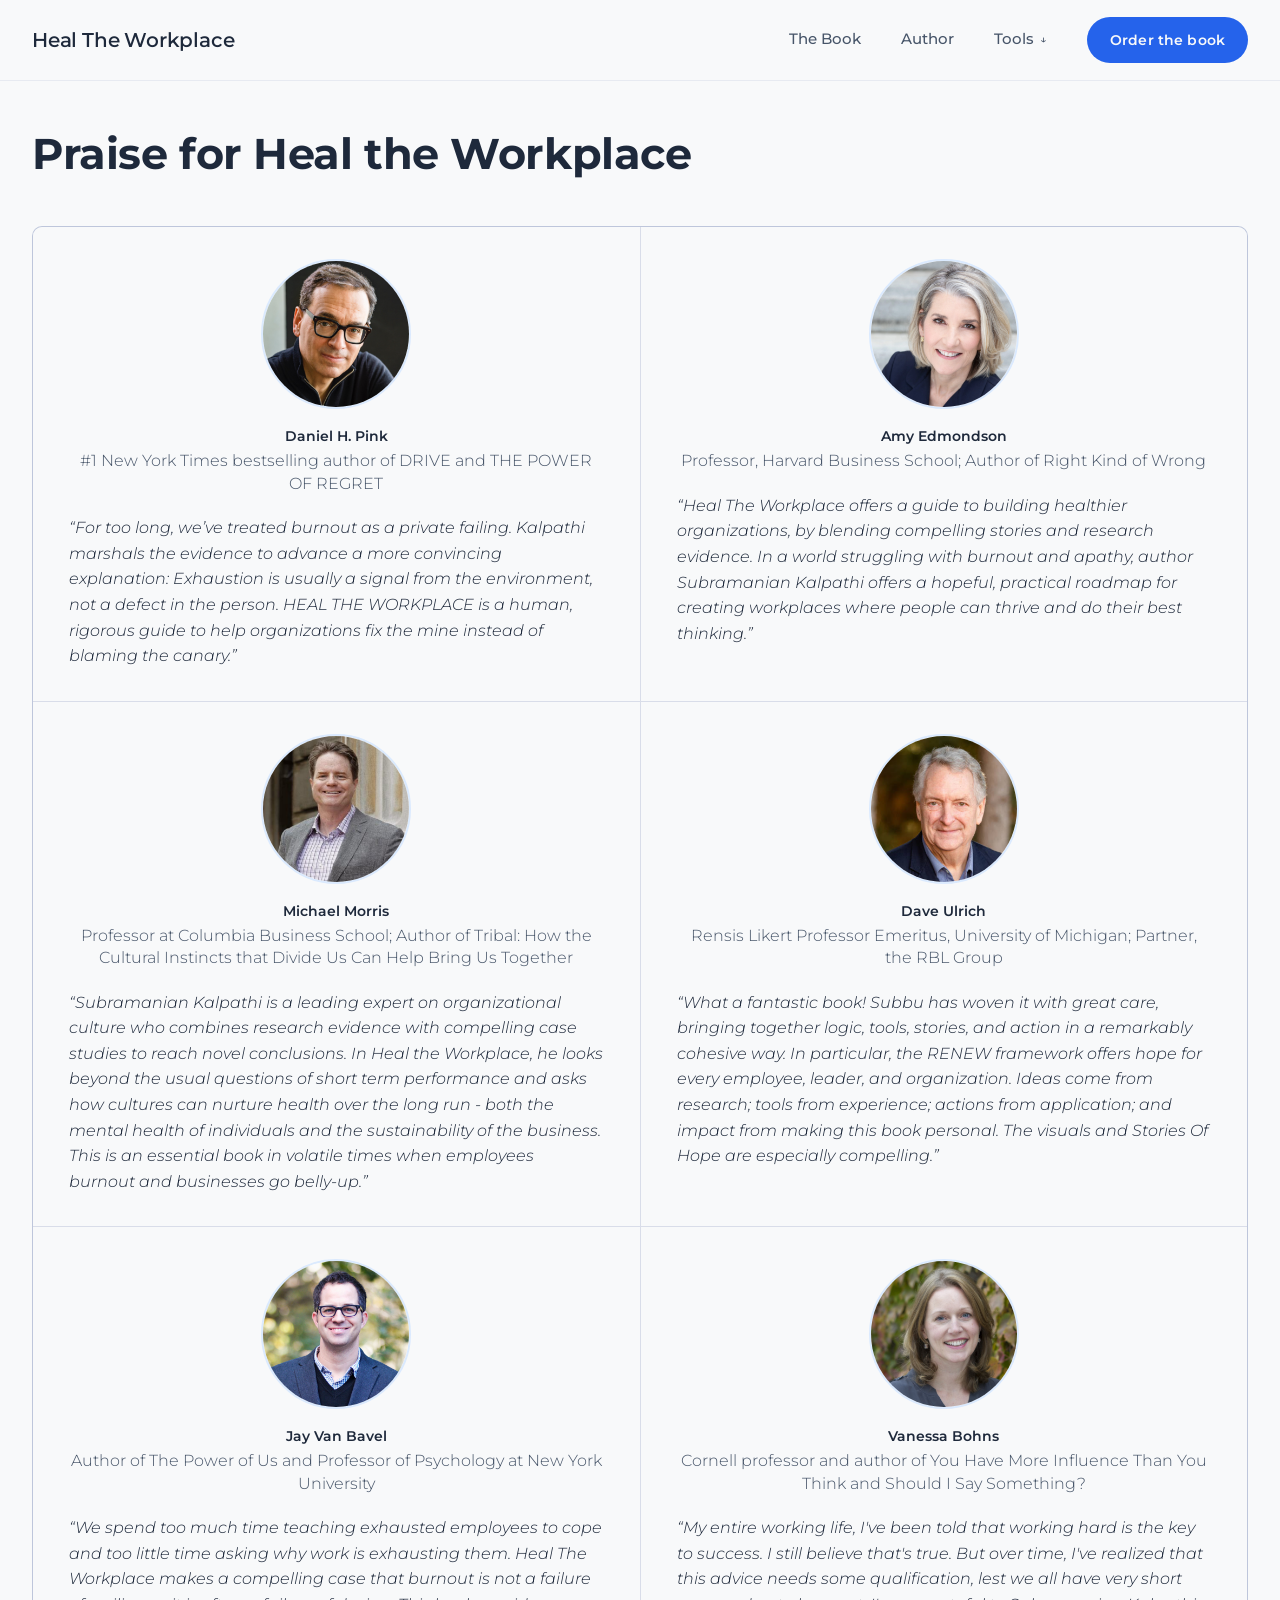
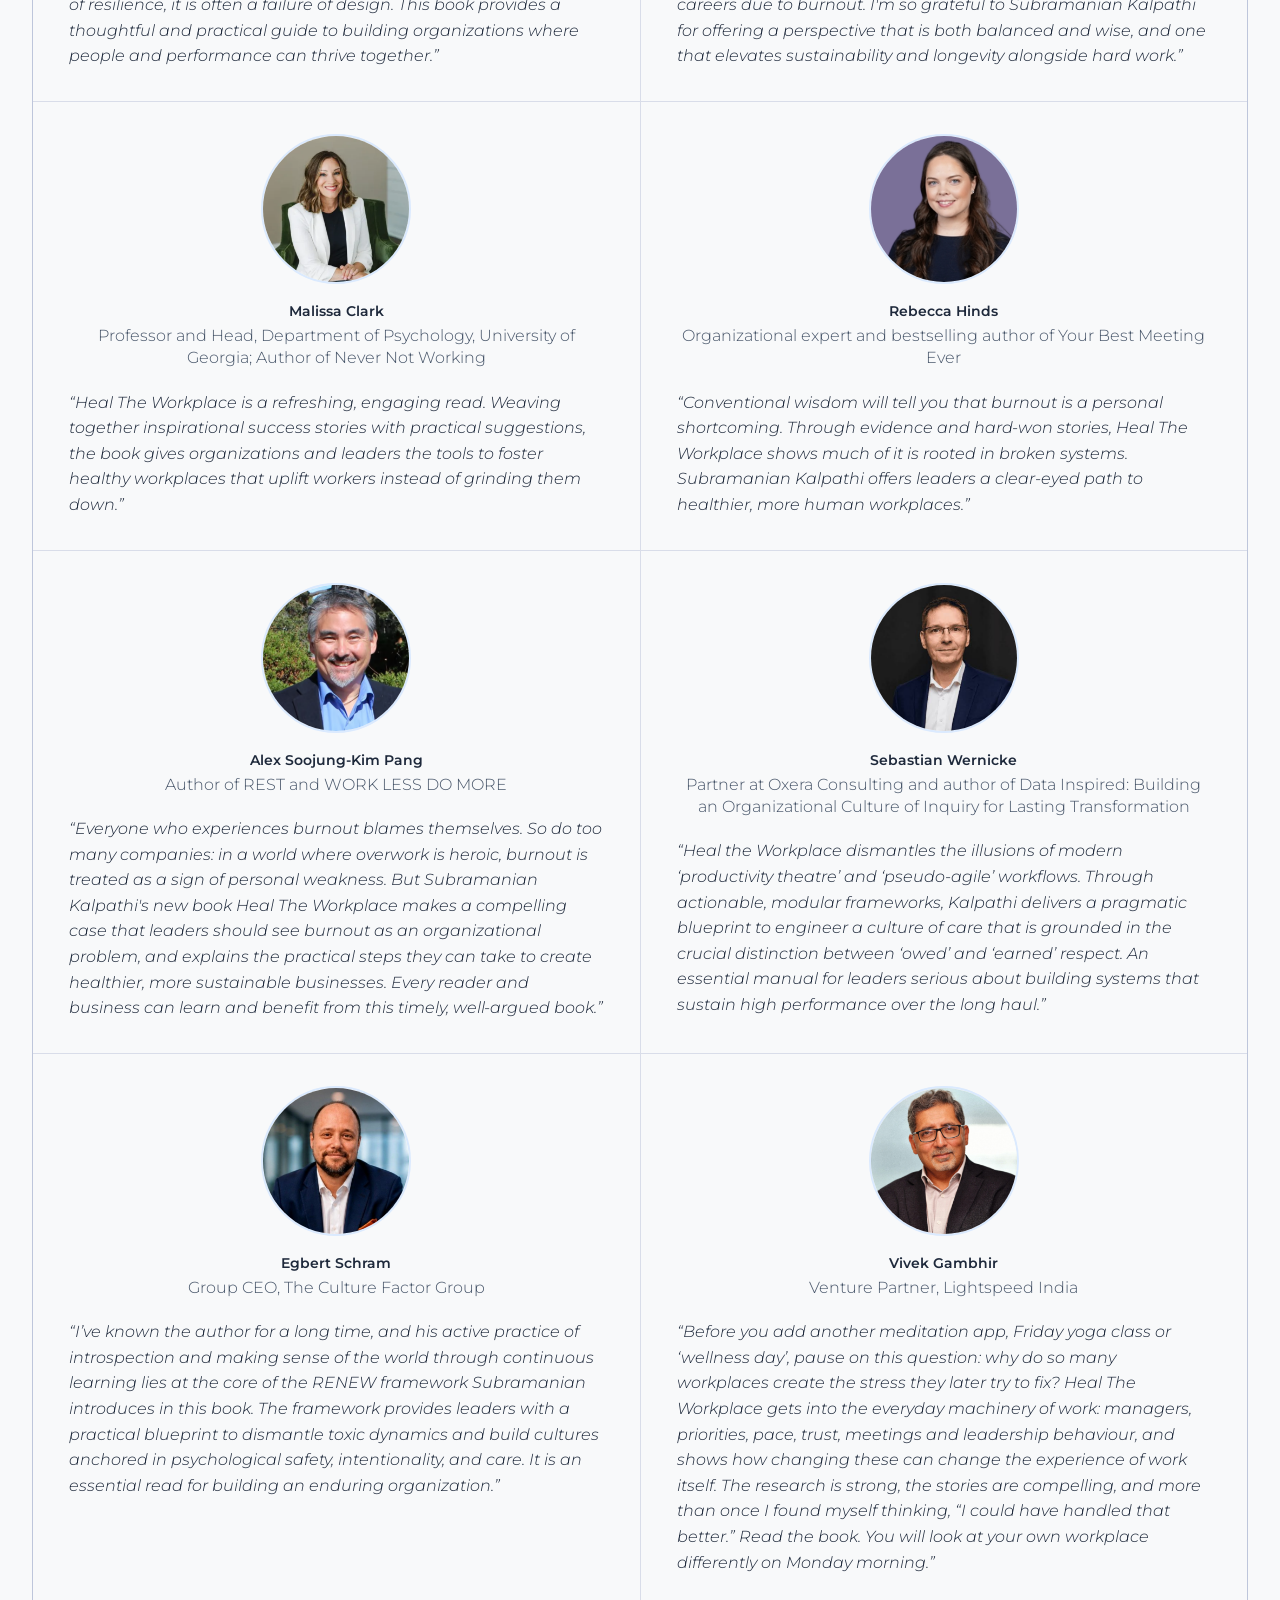
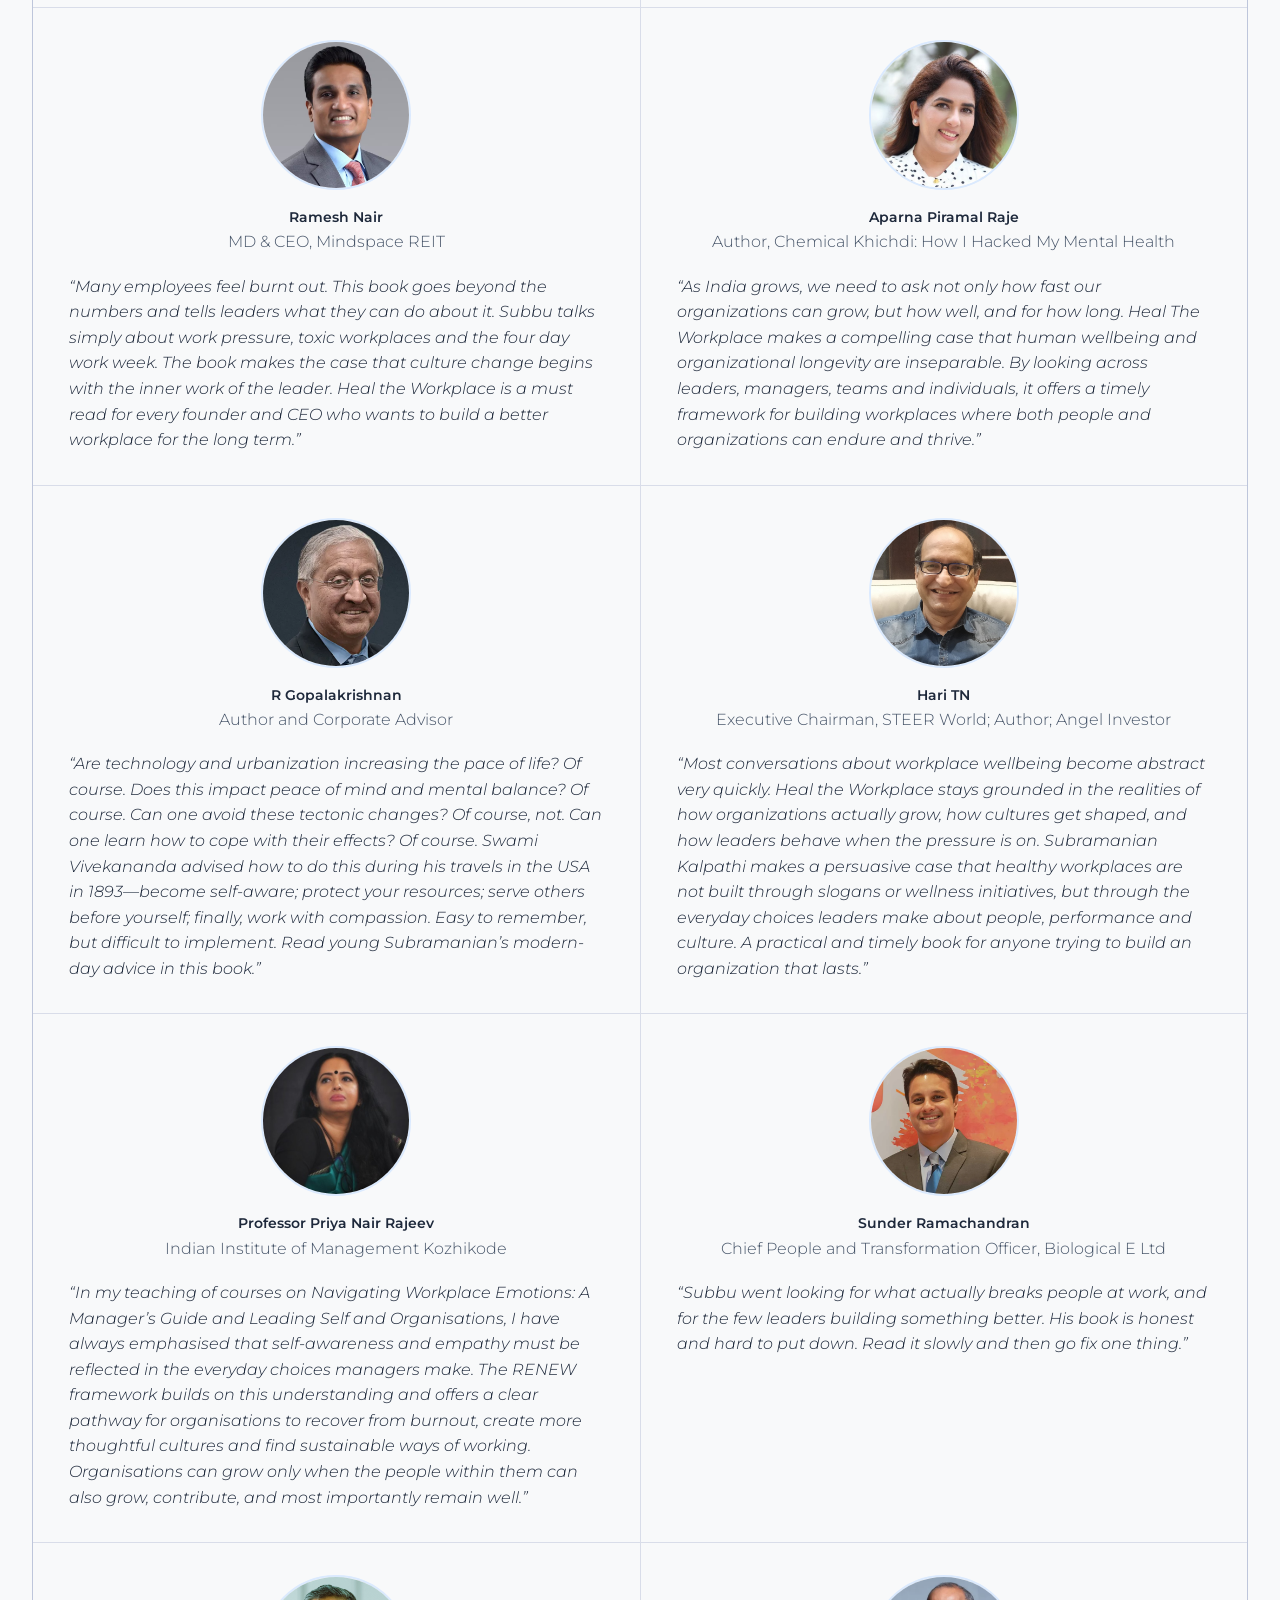
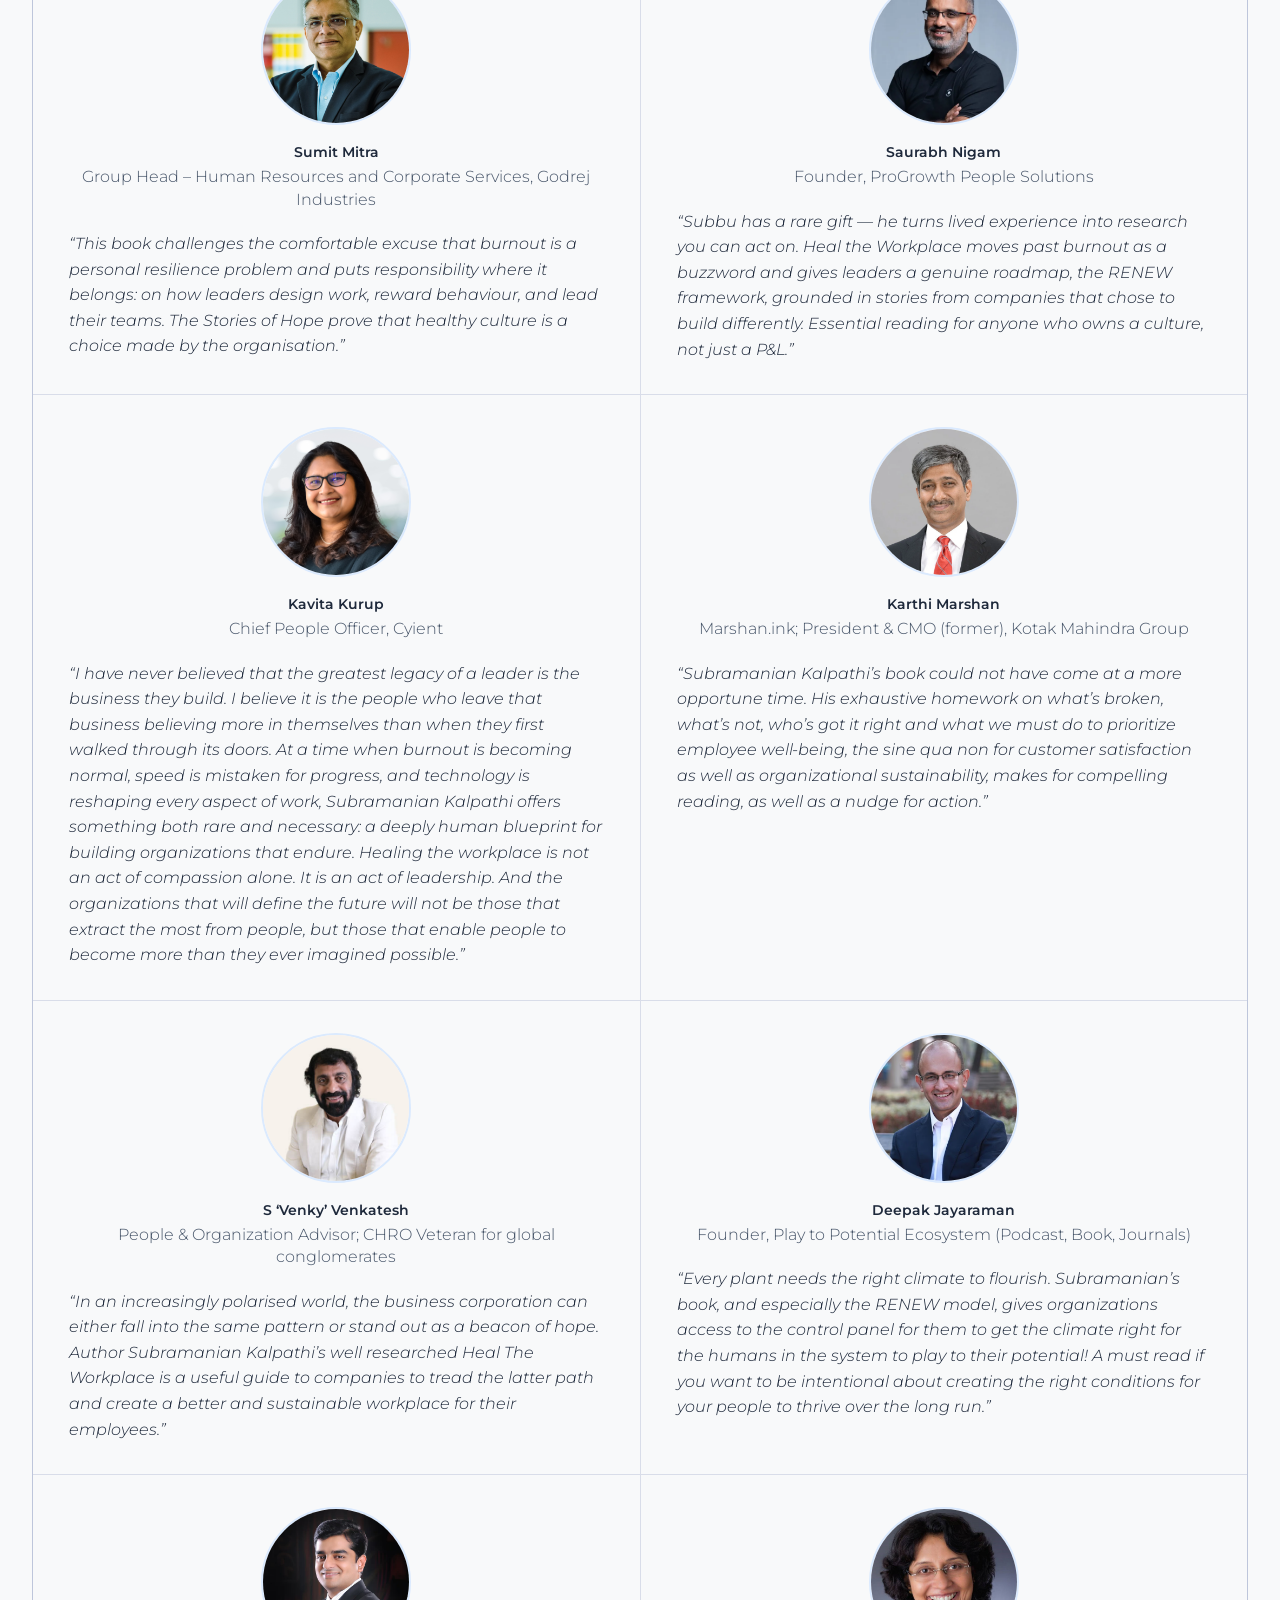
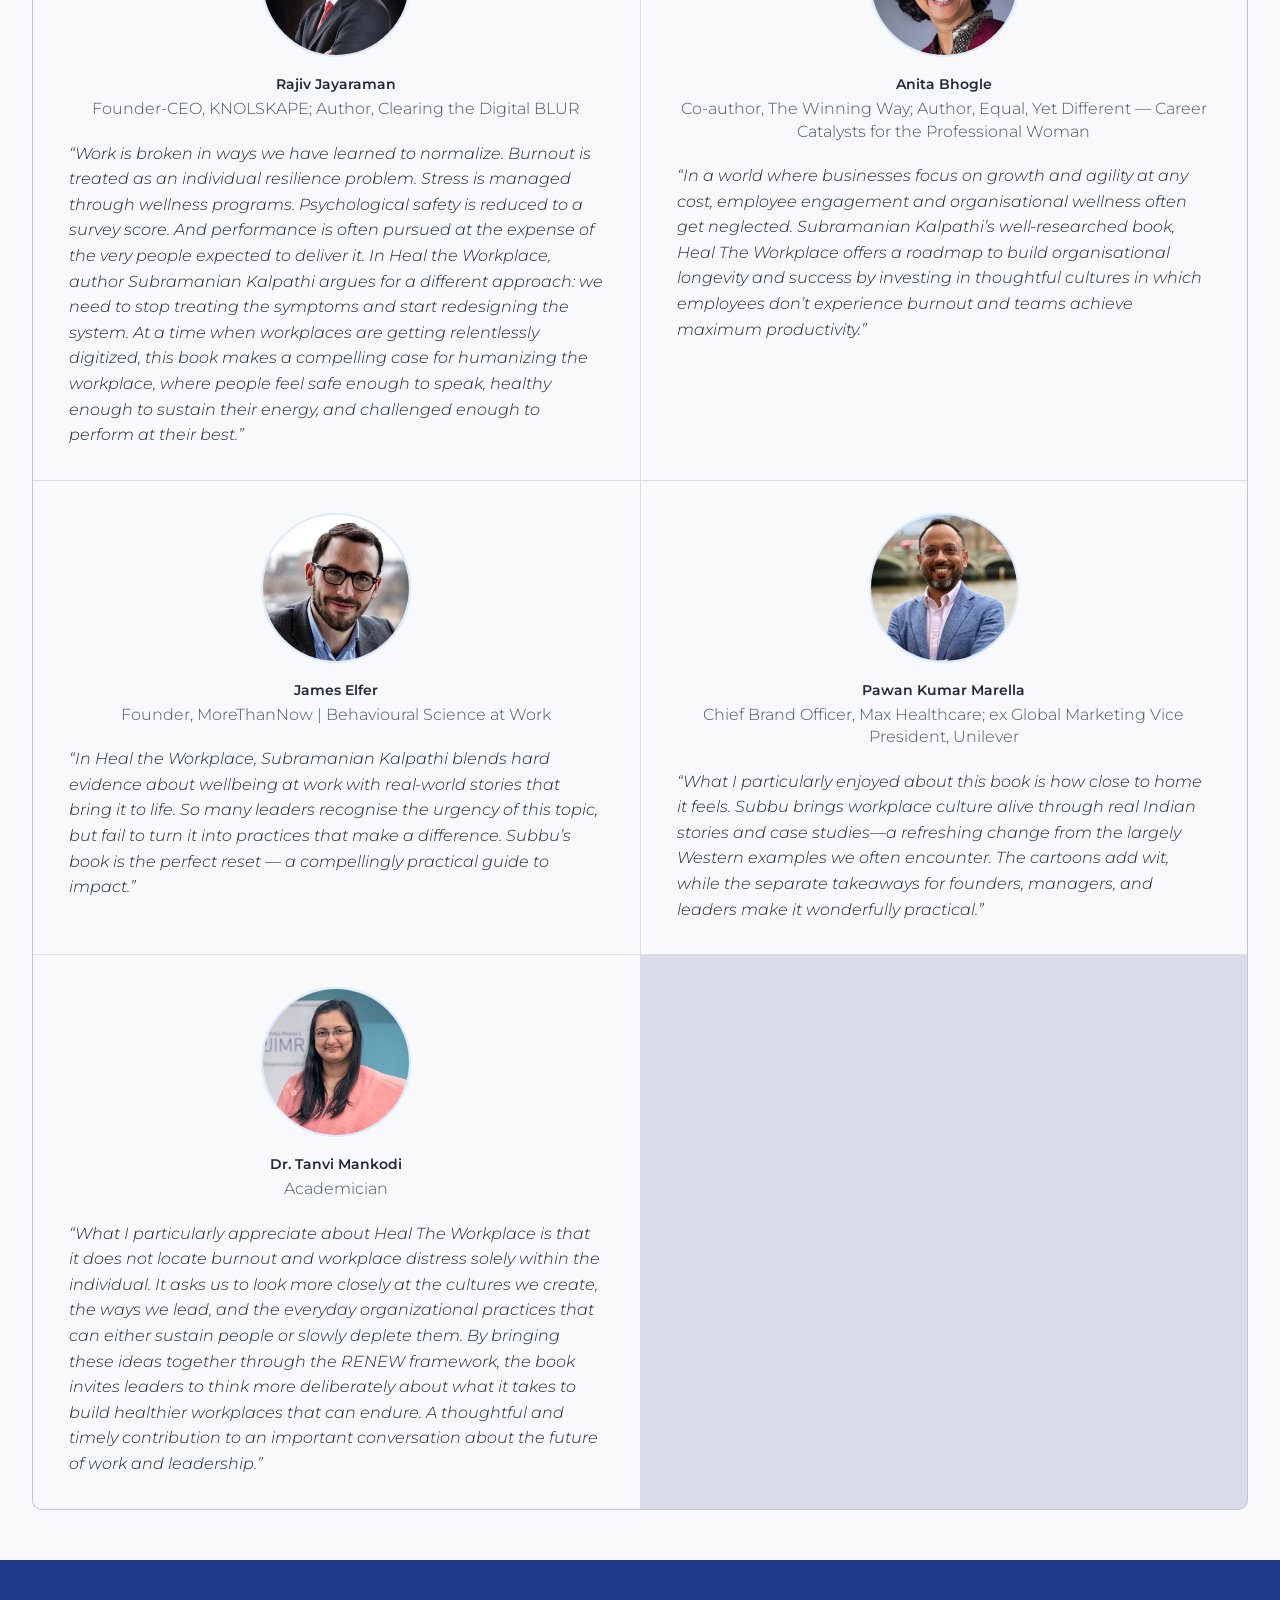
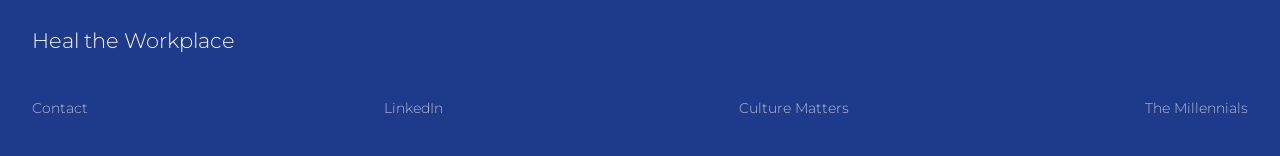
<file: praise.html>
<!DOCTYPE html>
<html lang="en">
<head>
<meta charset="UTF-8">
<meta name="viewport" content="width=device-width, initial-scale=1.0">
<title>Praise for Heal the Workplace</title>
<meta name="description" content="Advance praise for Heal the Workplace by Subramanian (Subbu) Kalpathi.">
<link rel="canonical" href="https://healtheworkplace.com/praise" />
<link rel="preconnect" href="https://fonts.googleapis.com">
<link rel="preconnect" href="https://fonts.gstatic.com" crossorigin>
<link href="https://fonts.googleapis.com/css2?family=Montserrat:ital,wght@0,100..900;1,100..900&display=swap" rel="stylesheet">
<link rel="stylesheet" href="styles.css">
</head>
<body class="page-ready">

<header class="site-header">
  <div class="container">
    <a href="index.html" class="wordmark">Heal The Workplace</a>
    <button class="nav-toggle" aria-label="Toggle navigation" aria-expanded="false"><span></span></button>
    <nav class="nav-links">
      <a href="index.html#book">The Book</a>
      <a href="index.html#author">Author</a>
      <div class="nav-dropdown">
        <a href="tools/index.html" class="nav-dropdown-toggle">Tools</a>
        <div class="nav-dropdown-menu" aria-label="Tools quick links">
          <a href="tools/index.html#renew">Renew</a>
          <a href="tools/index.html#burnout-tools">Tools</a>
          <a href="tools/index.html#sketchnotes">Sketchnotes</a>
        </div>
      </div>
      <a href="index.html#order" class="btn btn-primary nav-cta">Order the book</a>
    </nav>
  </div>
</header>

<main>
  <div class="wash praisediv" id="praise">
    <div class="container">
      <div class="section-head" style="margin-bottom: 48px;">
        <h2>Praise for Heal the Workplace</h2>
      </div>
      <div class="praise-grid">
        <div class="praise-card">
          <div class="praise-photo-row">
            <img src="assets/praise/Daniel H. Pink.png" alt="Daniel H. Pink" class="praise-photo">
            <p class="praise-attrib"><strong>Daniel H. Pink</strong><span>#1 New York Times bestselling author of DRIVE and THE POWER OF REGRET</span></p>
          </div>
          <blockquote>&ldquo;For too long, we’ve treated burnout as a private failing. Kalpathi marshals the evidence to advance a more convincing explanation: Exhaustion is usually a signal from the environment, not a defect in the person. HEAL THE WORKPLACE is a human, rigorous guide to help organizations fix the mine instead of blaming the canary.&rdquo;</blockquote>
        </div>
        <div class="praise-card">
          <div class="praise-photo-row">
            <img src="assets/praise/Amy Edmondson.png" alt="Amy Edmondson" class="praise-photo">
            <p class="praise-attrib"><strong>Amy Edmondson</strong><span>Professor, Harvard Business School; Author of Right Kind of Wrong</span></p>
          </div>
          <blockquote>&ldquo;Heal The Workplace offers a guide to building healthier organizations, by blending compelling stories and research evidence. In a world struggling with burnout and apathy, author Subramanian Kalpathi offers a hopeful, practical roadmap for creating workplaces where people can thrive and do their best thinking.&rdquo;</blockquote>
        </div>
        <div class="praise-card">
          <div class="praise-photo-row">
            <img src="assets/praise/Michael Morris.png" alt="Michael Morris" class="praise-photo">
            <p class="praise-attrib"><strong>Michael Morris</strong><span>Professor at Columbia Business School; Author of Tribal: How the Cultural Instincts that Divide Us Can Help Bring Us Together</span></p>
          </div>
          <blockquote>&ldquo;Subramanian Kalpathi is a leading expert on organizational culture who combines research evidence with compelling case studies to reach novel conclusions. In Heal the Workplace, he looks beyond the usual questions of short term performance and asks how cultures can nurture health over the long run - both the mental health of individuals and the sustainability of the business. This is an essential book in volatile times when employees burnout and businesses go belly-up.&rdquo;</blockquote>
        </div>
        <div class="praise-card">
          <div class="praise-photo-row">
            <img src="assets/praise/Dave Ulrich.png" alt="Dave Ulrich" class="praise-photo">
            <p class="praise-attrib"><strong>Dave Ulrich</strong><span>Rensis Likert Professor Emeritus, University of Michigan; Partner, the RBL Group</span></p>
          </div>
          <blockquote>&ldquo;What a fantastic book! Subbu has woven it with great care, bringing together logic, tools, stories, and action in a remarkably cohesive way. In particular, the RENEW framework offers hope for every employee, leader, and organization. Ideas come from research; tools from experience; actions from application; and impact from making this book personal. The visuals and Stories Of Hope are especially compelling.&rdquo;</blockquote>
        </div>
        <div class="praise-card">
          <div class="praise-photo-row">
            <img src="assets/praise/Jay Van Bavel.png" alt="Jay Van Bavel" class="praise-photo">
            <p class="praise-attrib"><strong>Jay Van Bavel</strong><span>Author of The Power of Us and Professor of Psychology at New York University</span></p>
          </div>
          <blockquote>&ldquo;We spend too much time teaching exhausted employees to cope and too little time asking why work is exhausting them. Heal The Workplace makes a compelling case that burnout is not a failure of resilience, it is often a failure of design. This book provides a thoughtful and practical guide to building organizations where people and performance can thrive together.&rdquo;</blockquote>
        </div>
        <div class="praise-card">
          <div class="praise-photo-row">
            <img src="assets/praise/Vanessa Bohns.png" alt="Vanessa Bohns" class="praise-photo">
            <p class="praise-attrib"><strong>Vanessa Bohns</strong><span>Cornell professor and author of You Have More Influence Than You Think and Should I Say Something?</span></p>
          </div>
          <blockquote>&ldquo;My entire working life, I&#x27;ve been told that working hard is the key to success. I still believe that&#x27;s true. But over time, I&#x27;ve realized that this advice needs some qualification, lest we all have very short careers due to burnout. I&#x27;m so grateful to Subramanian Kalpathi for offering a perspective that is both balanced and wise, and one that elevates sustainability and longevity alongside hard work.&rdquo;</blockquote>
        </div>
        <div class="praise-card">
          <div class="praise-photo-row">
            <img src="assets/praise/Malissa Clark.png" alt="Malissa Clark" class="praise-photo">
            <p class="praise-attrib"><strong>Malissa Clark</strong><span>Professor and Head, Department of Psychology, University of Georgia; Author of Never Not Working</span></p>
          </div>
          <blockquote>&ldquo;Heal The Workplace is a refreshing, engaging read. Weaving together inspirational success stories with practical suggestions, the book gives organizations and leaders the tools to foster healthy workplaces that uplift workers instead of grinding them down.&rdquo;</blockquote>
        </div>
        <div class="praise-card">
          <div class="praise-photo-row">
            <img src="assets/praise/Rebecca Hinds.png" alt="Rebecca Hinds" class="praise-photo">
            <p class="praise-attrib"><strong>Rebecca Hinds</strong><span>Organizational expert and bestselling author of Your Best Meeting Ever</span></p>
          </div>
          <blockquote>&ldquo;Conventional wisdom will tell you that burnout is a personal shortcoming. Through evidence and hard-won stories, Heal The Workplace shows much of it is rooted in broken systems. Subramanian Kalpathi offers leaders a clear-eyed path to healthier, more human workplaces.&rdquo;</blockquote>
        </div>
        <div class="praise-card">
          <div class="praise-photo-row">
            <img src="assets/praise/Alex Soojung-Kim Pang.png" alt="Alex Soojung-Kim Pang" class="praise-photo">
            <p class="praise-attrib"><strong>Alex Soojung-Kim Pang</strong><span>Author of REST and WORK LESS DO MORE</span></p>
          </div>
          <blockquote>&ldquo;Everyone who experiences burnout blames themselves. So do too many companies: in a world where overwork is heroic, burnout is treated as a sign of personal weakness. But Subramanian Kalpathi&#x27;s new book Heal The Workplace makes a compelling case that leaders should see burnout as an organizational problem, and explains the practical steps they can take to create healthier, more sustainable businesses. Every reader and business can learn and benefit from this timely, well-argued book.&rdquo;</blockquote>
        </div>
        <div class="praise-card">
          <div class="praise-photo-row">
            <img src="assets/praise/Sebastian Wernicke.png" alt="Sebastian Wernicke" class="praise-photo">
            <p class="praise-attrib"><strong>Sebastian Wernicke</strong><span>Partner at Oxera Consulting and author of Data Inspired: Building an Organizational Culture of Inquiry for Lasting Transformation</span></p>
          </div>
          <blockquote>&ldquo;Heal the Workplace dismantles the illusions of modern ‘productivity theatre’ and ‘pseudo-agile’ workflows. Through actionable, modular frameworks, Kalpathi delivers a pragmatic blueprint to engineer a culture of care that is grounded in the crucial distinction between ‘owed’ and ‘earned’ respect. An essential manual for leaders serious about building systems that sustain high performance over the long haul.&rdquo;</blockquote>
        </div>
        <div class="praise-card">
          <div class="praise-photo-row">
            <img src="assets/praise/Egbert Schram.png" alt="Egbert Schram" class="praise-photo">
            <p class="praise-attrib"><strong>Egbert Schram</strong><span>Group CEO, The Culture Factor Group</span></p>
          </div>
          <blockquote>&ldquo;I’ve known the author for a long time, and his active practice of introspection and making sense of the world through continuous learning lies at the core of the RENEW framework Subramanian introduces in this book. The framework provides leaders with a practical blueprint to dismantle toxic dynamics and build cultures anchored in psychological safety, intentionality, and care. It is an essential read for building an enduring organization.&rdquo;</blockquote>
        </div>
        <div class="praise-card">
          <div class="praise-photo-row">
            <img src="assets/praise/Vivek Gambhir.png" alt="Vivek Gambhir" class="praise-photo">
            <p class="praise-attrib"><strong>Vivek Gambhir</strong><span>Venture Partner, Lightspeed India</span></p>
          </div>
          <blockquote>&ldquo;Before you add another meditation app, Friday yoga class or ‘wellness day’, pause on this question: why do so many workplaces create the stress they later try to fix? Heal The Workplace gets into the everyday machinery of work: managers, priorities, pace, trust, meetings and leadership behaviour, and shows how changing these can change the experience of work itself. The research is strong, the stories are compelling, and more than once I found myself thinking, “I could have handled that better.” Read the book. You will look at your own workplace differently on Monday morning.&rdquo;</blockquote>
        </div>
        <div class="praise-card">
          <div class="praise-photo-row">
            <img src="assets/praise/Ramesh Nair.png" alt="Ramesh Nair" class="praise-photo">
            <p class="praise-attrib"><strong>Ramesh Nair</strong><span>MD &amp; CEO, Mindspace REIT</span></p>
          </div>
          <blockquote>&ldquo;Many employees feel burnt out. This book goes beyond the numbers and tells leaders what they can do about it. Subbu talks simply about work pressure, toxic workplaces and the four day work week. The book makes the case that culture change begins with the inner work of the leader. Heal the Workplace is a must read for every founder and CEO who wants to build a better workplace for the long term.&rdquo;</blockquote>
        </div>
        <div class="praise-card">
          <div class="praise-photo-row">
            <img src="assets/praise/Aparna Piramal Raje.png" alt="Aparna Piramal Raje" class="praise-photo">
            <p class="praise-attrib"><strong>Aparna Piramal Raje</strong><span>Author, Chemical Khichdi: How I Hacked My Mental Health</span></p>
          </div>
          <blockquote>&ldquo;As India grows, we need to ask not only how fast our organizations can grow, but how well, and for how long. Heal The Workplace makes a compelling case that human wellbeing and organizational longevity are inseparable. By looking across leaders, managers, teams and individuals, it offers a timely framework for building workplaces where both people and organizations can endure and thrive.&rdquo;</blockquote>
        </div>
        <div class="praise-card">
          <div class="praise-photo-row">
            <img src="assets/praise/R Gopalakrishnan.png" alt="R Gopalakrishnan" class="praise-photo">
            <p class="praise-attrib"><strong>R Gopalakrishnan</strong><span>Author and Corporate Advisor</span></p>
          </div>
          <blockquote>&ldquo;Are technology and urbanization increasing the pace of life? Of course. Does this impact peace of mind and mental balance? Of course. Can one avoid these tectonic changes? Of course, not. Can one learn how to cope with their effects? Of course. Swami Vivekananda advised how to do this during his travels in the USA in 1893—become self-aware; protect your resources; serve others before yourself; finally, work with compassion. Easy to remember, but difficult to implement. Read young Subramanian’s modern-day advice in this book.&rdquo;</blockquote>
        </div>
        <div class="praise-card">
          <div class="praise-photo-row">
            <img src="assets/praise/Hari TN.png" alt="Hari TN" class="praise-photo">
            <p class="praise-attrib"><strong>Hari TN</strong><span>Executive Chairman, STEER World; Author; Angel Investor</span></p>
          </div>
          <blockquote>&ldquo;Most conversations about workplace wellbeing become abstract very quickly. Heal the Workplace stays grounded in the realities of how organizations actually grow, how cultures get shaped, and how leaders behave when the pressure is on. Subramanian Kalpathi makes a persuasive case that healthy workplaces are not built through slogans or wellness initiatives, but through the everyday choices leaders make about people, performance and culture. A practical and timely book for anyone trying to build an organization that lasts.&rdquo;</blockquote>
        </div>
        <div class="praise-card">
          <div class="praise-photo-row">
            <img src="assets/praise/Prof. Priya Nair Rajeev.png" alt="Professor Priya Nair Rajeev" class="praise-photo">
            <p class="praise-attrib"><strong>Professor Priya Nair Rajeev</strong><span>Indian Institute of Management Kozhikode</span></p>
          </div>
          <blockquote>&ldquo;In my teaching of courses on Navigating Workplace Emotions: A Manager’s Guide and Leading Self and Organisations, I have always emphasised that self-awareness and empathy must be reflected in the everyday choices managers make. The RENEW framework builds on this understanding and offers a clear pathway for organisations to recover from burnout, create more thoughtful cultures and find sustainable ways of working. Organisations can grow only when the people within them can also grow, contribute, and most importantly remain well.&rdquo;</blockquote>
        </div>
        <div class="praise-card">
          <div class="praise-photo-row">
            <img src="assets/praise/Sunder Ramachandran.png" alt="Sunder Ramachandran" class="praise-photo">
            <p class="praise-attrib"><strong>Sunder Ramachandran</strong><span>Chief People and Transformation Officer, Biological E Ltd</span></p>
          </div>
          <blockquote>&ldquo;Subbu went looking for what actually breaks people at work, and for the few leaders building something better. His book is honest and hard to put down. Read it slowly and then go fix one thing.&rdquo;</blockquote>
        </div>
        <div class="praise-card">
          <div class="praise-photo-row">
            <img src="assets/praise/Sumit Mitra.png" alt="Sumit Mitra" class="praise-photo">
            <p class="praise-attrib"><strong>Sumit Mitra</strong><span>Group Head – Human Resources and Corporate Services, Godrej Industries</span></p>
          </div>
          <blockquote>&ldquo;This book challenges the comfortable excuse that burnout is a personal resilience problem and puts responsibility where it belongs: on how leaders design work, reward behaviour, and lead their teams. The Stories of Hope prove that healthy culture is a choice made by the organisation.&rdquo;</blockquote>
        </div>
        <div class="praise-card">
          <div class="praise-photo-row">
            <img src="assets/praise/Saurabh Nigam.png" alt="Saurabh Nigam" class="praise-photo">
            <p class="praise-attrib"><strong>Saurabh Nigam</strong><span>Founder, ProGrowth People Solutions</span></p>
          </div>
          <blockquote>&ldquo;Subbu has a rare gift — he turns lived experience into research you can act on. Heal the Workplace moves past burnout as a buzzword and gives leaders a genuine roadmap, the RENEW framework, grounded in stories from companies that chose to build differently. Essential reading for anyone who owns a culture, not just a P&amp;L.&rdquo;</blockquote>
        </div>
        <div class="praise-card">
          <div class="praise-photo-row">
            <img src="assets/praise/Kavita Kurup.png" alt="Kavita Kurup" class="praise-photo">
            <p class="praise-attrib"><strong>Kavita Kurup</strong><span>Chief People Officer, Cyient</span></p>
          </div>
          <blockquote>&ldquo;I have never believed that the greatest legacy of a leader is the business they build. I believe it is the people who leave that business believing more in themselves than when they first walked through its doors. At a time when burnout is becoming normal, speed is mistaken for progress, and technology is reshaping every aspect of work, Subramanian Kalpathi offers something both rare and necessary: a deeply human blueprint for building organizations that endure. Healing the workplace is not an act of compassion alone. It is an act of leadership. And the organizations that will define the future will not be those that extract the most from people, but those that enable people to become more than they ever imagined possible.&rdquo;</blockquote>
        </div>
        <div class="praise-card">
          <div class="praise-photo-row">
            <img src="assets/praise/Karthi Marshan.png" alt="Karthi Marshan" class="praise-photo">
            <p class="praise-attrib"><strong>Karthi Marshan</strong><span>Marshan.ink; President &amp; CMO (former), Kotak Mahindra Group</span></p>
          </div>
          <blockquote>&ldquo;Subramanian Kalpathi’s book could not have come at a more opportune time. His exhaustive homework on what’s broken, what’s not, who’s got it right and what we must do to prioritize employee well-being, the sine qua non for customer satisfaction as well as organizational sustainability, makes for compelling reading, as well as a nudge for action.&rdquo;</blockquote>
        </div>
        <div class="praise-card">
          <div class="praise-photo-row">
            <img src="assets/praise/S ‘Venky’ Venkatesh.png" alt="S ‘Venky’ Venkatesh" class="praise-photo">
            <p class="praise-attrib"><strong>S ‘Venky’ Venkatesh</strong><span>People &amp; Organization Advisor; CHRO Veteran for global conglomerates</span></p>
          </div>
          <blockquote>&ldquo;In an increasingly polarised world, the business corporation can either fall into the same pattern or stand out as a beacon of hope. Author Subramanian Kalpathi’s well researched Heal The Workplace is a useful guide to companies to tread the latter path and create a better and sustainable workplace for their employees.&rdquo;</blockquote>
        </div>
        <div class="praise-card">
          <div class="praise-photo-row">
            <img src="assets/praise/Deepak Jayaraman.png" alt="Deepak Jayaraman" class="praise-photo">
            <p class="praise-attrib"><strong>Deepak Jayaraman</strong><span>Founder, Play to Potential Ecosystem (Podcast, Book, Journals)</span></p>
          </div>
          <blockquote>&ldquo;Every plant needs the right climate to flourish. Subramanian’s book, and especially the RENEW model, gives organizations access to the control panel for them to get the climate right for the humans in the system to play to their potential! A must read if you want to be intentional about creating the right conditions for your people to thrive over the long run.&rdquo;</blockquote>
        </div>
        <div class="praise-card">
          <div class="praise-photo-row">
            <img src="assets/praise/Rajiv Jayaraman.png" alt="Rajiv Jayaraman" class="praise-photo">
            <p class="praise-attrib"><strong>Rajiv Jayaraman</strong><span>Founder-CEO, KNOLSKAPE; Author, Clearing the Digital BLUR</span></p>
          </div>
          <blockquote>&ldquo;Work is broken in ways we have learned to normalize. Burnout is treated as an individual resilience problem. Stress is managed through wellness programs. Psychological safety is reduced to a survey score. And performance is often pursued at the expense of the very people expected to deliver it. In Heal the Workplace, author Subramanian Kalpathi argues for a different approach: we need to stop treating the symptoms and start redesigning the system. At a time when workplaces are getting relentlessly digitized, this book makes a compelling case for humanizing the workplace, where people feel safe enough to speak, healthy enough to sustain their energy, and challenged enough to perform at their best.&rdquo;</blockquote>
        </div>
        <div class="praise-card">
          <div class="praise-photo-row">
            <img src="assets/praise/Anita Bhogle.png" alt="Anita Bhogle" class="praise-photo">
            <p class="praise-attrib"><strong>Anita Bhogle</strong><span>Co-author, The Winning Way; Author, Equal, Yet Different — Career Catalysts for the Professional Woman</span></p>
          </div>
          <blockquote>&ldquo;In a world where businesses focus on growth and agility at any cost, employee engagement and organisational wellness often get neglected. Subramanian Kalpathi’s well-researched book, Heal The Workplace offers a roadmap to build organisational longevity and success by investing in thoughtful cultures in which employees don’t experience burnout and teams achieve maximum productivity.&rdquo;</blockquote>
        </div>
        <div class="praise-card">
          <div class="praise-photo-row">
            <img src="assets/praise/James Elfer.png" alt="James Elfer" class="praise-photo">
            <p class="praise-attrib"><strong>James Elfer</strong><span>Founder, MoreThanNow | Behavioural Science at Work</span></p>
          </div>
          <blockquote>&ldquo;In Heal the Workplace, Subramanian Kalpathi blends hard evidence about wellbeing at work with real-world stories that bring it to life. So many leaders recognise the urgency of this topic, but fail to turn it into practices that make a difference. Subbu’s book is the perfect reset — a compellingly practical guide to impact.&rdquo;</blockquote>
        </div>
        <div class="praise-card">
          <div class="praise-photo-row">
            <img src="assets/praise/Pawan Kumar Marella.png" alt="Pawan Kumar Marella" class="praise-photo">
            <p class="praise-attrib"><strong>Pawan Kumar Marella</strong><span>Chief Brand Officer, Max Healthcare; ex Global Marketing Vice President, Unilever</span></p>
          </div>
          <blockquote>&ldquo;What I particularly enjoyed about this book is how close to home it feels. Subbu brings workplace culture alive through real Indian stories and case studies—a refreshing change from the largely Western examples we often encounter. The cartoons add wit, while the separate takeaways for founders, managers, and leaders make it wonderfully practical.&rdquo;</blockquote>
        </div>
        <div class="praise-card">
          <div class="praise-photo-row">
            <img src="assets/praise/Dr. Tanvi Mankodi.png" alt="Dr. Tanvi Mankodi" class="praise-photo">
            <p class="praise-attrib"><strong>Dr. Tanvi Mankodi</strong><span>Academician</span></p>
          </div>
          <blockquote>&ldquo;What I particularly appreciate about Heal The Workplace is that it does not locate burnout and workplace distress solely within the individual. It asks us to look more closely at the cultures we create, the ways we lead, and the everyday organizational practices that can either sustain people or slowly deplete them. By bringing these ideas together through the RENEW framework, the book invites leaders to think more deliberately about what it takes to build healthier workplaces that can endure. A thoughtful and timely contribution to an important conversation about the future of work and leadership.&rdquo;</blockquote>
        </div>
      </div>
    </div>
  </div>
</main>

<footer class="site-footer">
  <div class="container">
    <div class="footer-top">
      <span class="footer-word">Heal the Workplace</span>
      <div class="footer-links">
        <a href="mailto:hello@healtheworkplace.com">Contact</a>
        <a href="https://www.linkedin.com/in/subuks/" target="_blank" rel="noopener">LinkedIn</a>
        <a href="https://bit.ly/m/cult_m" target="_blank" rel="noopener">Culture Matters</a>
        <a href="https://amzn.in/d/06TCLx60" target="_blank" rel="noopener">The Millennials</a>
      </div>
    </div>
  </div>
</footer>

<script src="script.js"></script>
</body>
</html>
</file>
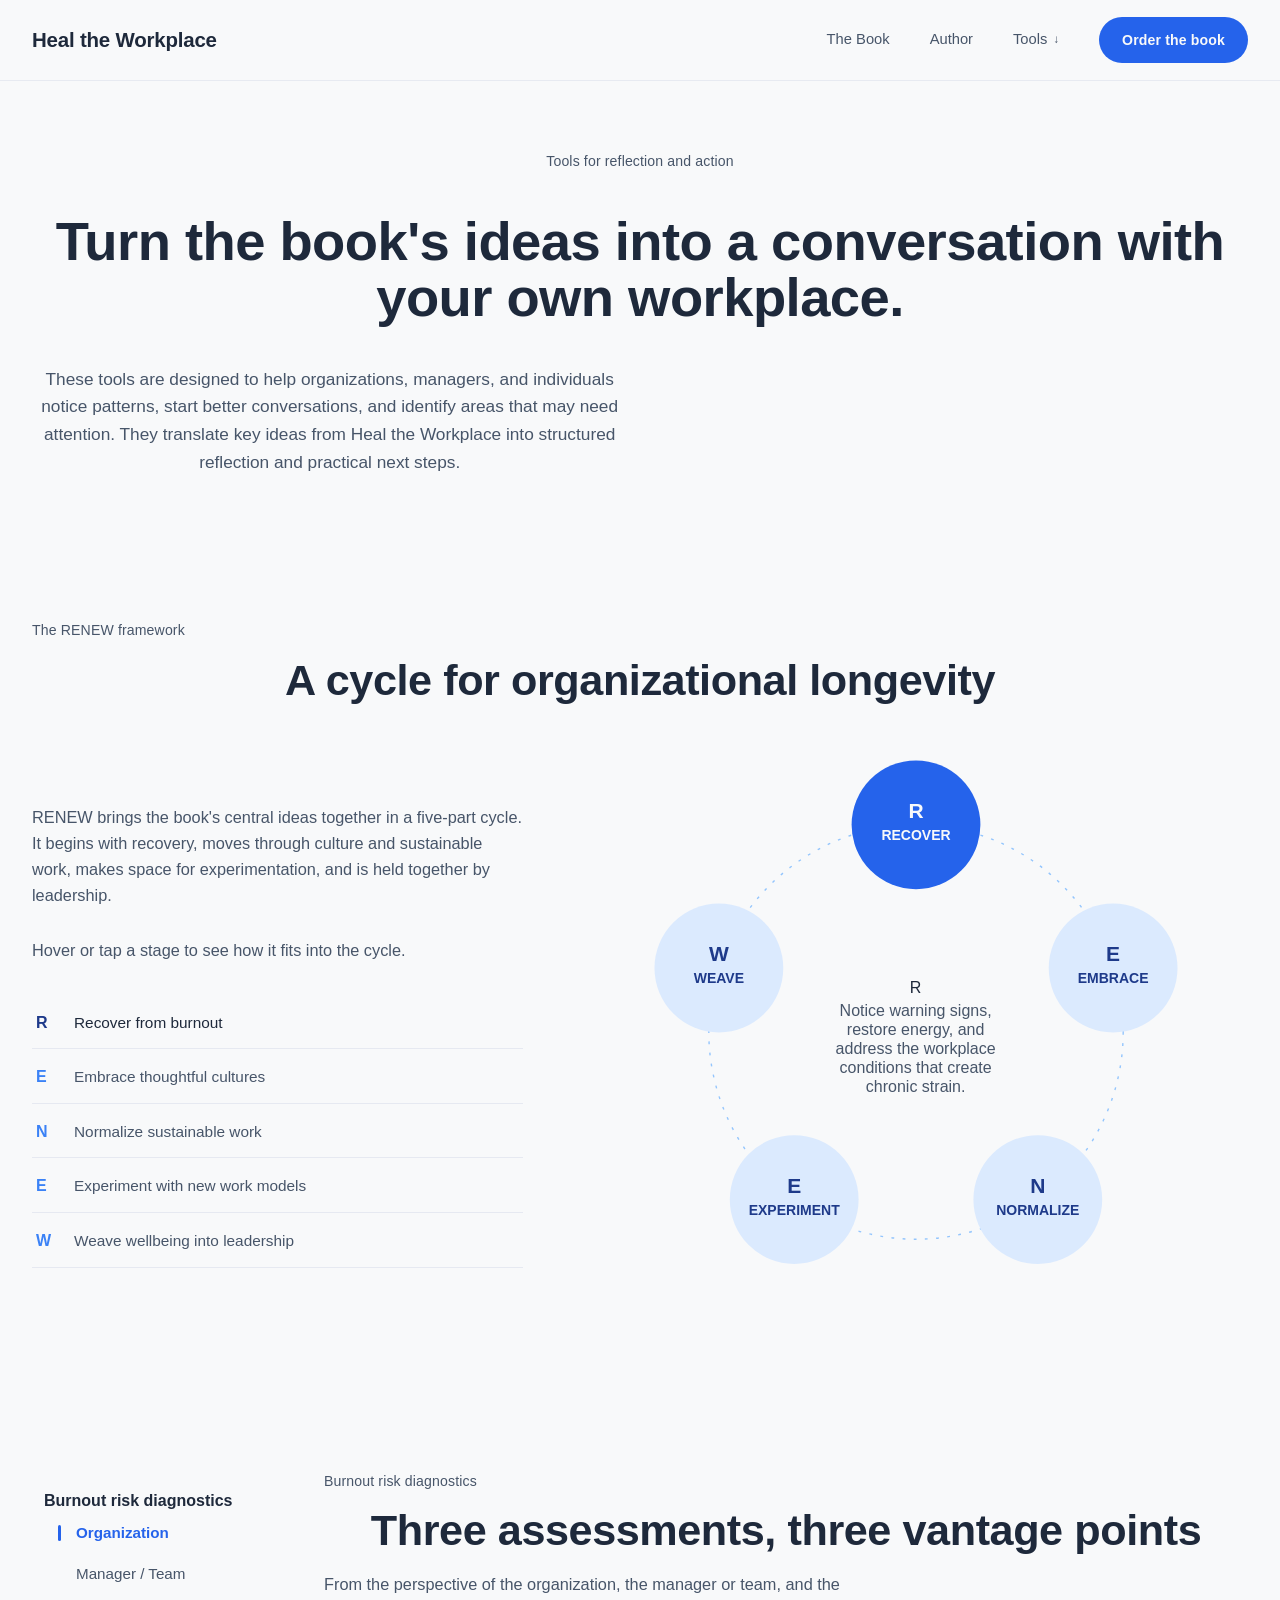
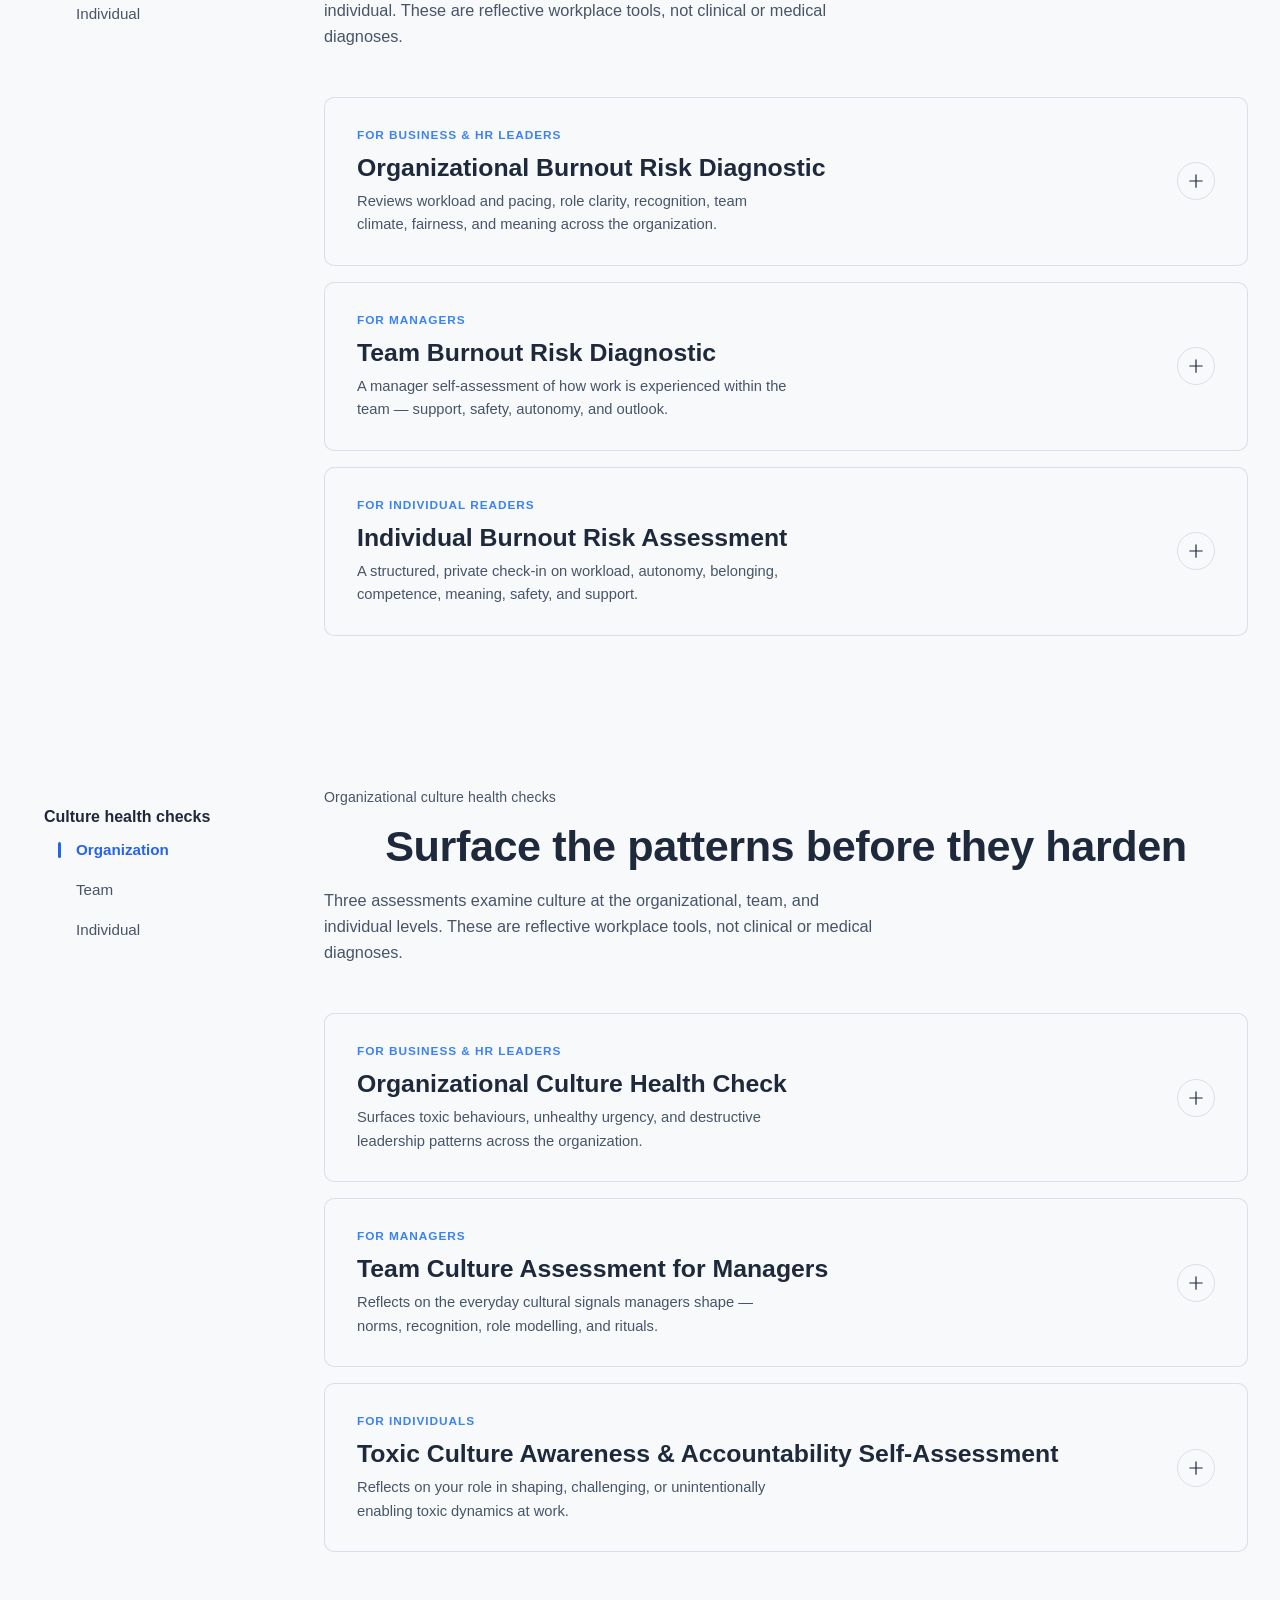
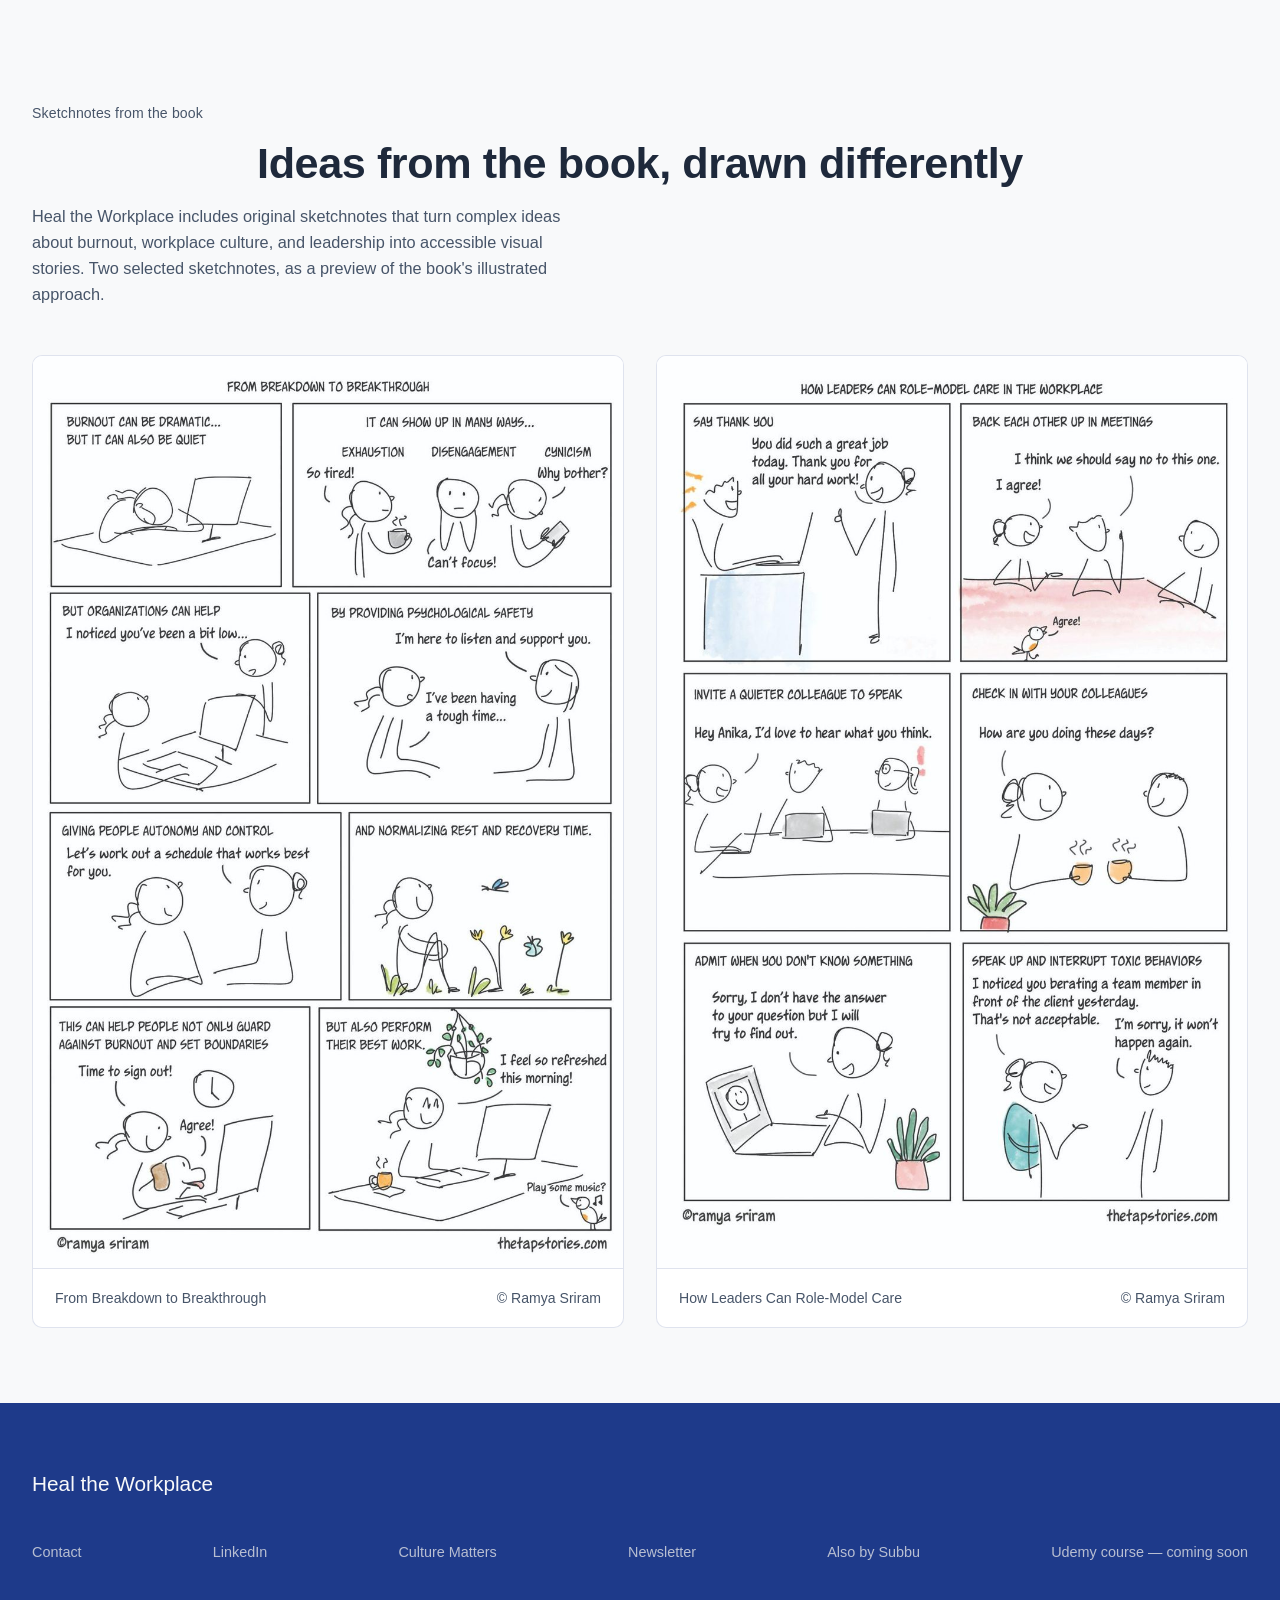
<file: tools.html>
<!DOCTYPE html>
<html lang="en">
<head>
<meta charset="UTF-8">
<meta name="viewport" content="width=device-width, initial-scale=1.0">
<title>Tools — Heal the Workplace</title>
<meta name="description" content="The RENEW framework and six self-assessment tools from Heal the Workplace, by Subramanian S. Kalpathi.">
<link rel="preconnect" href="https://fonts.googleapis.com">
<link rel="preconnect" href="https://fonts.gstatic.com" crossorigin>
<link href="https://fonts.googleapis.com/css2?family=Source+Serif+4:opsz,wght@8..60,400;8..60,500;8..60,600;8..60,700&family=Source+Sans+3:wght@400;500;600;700&display=swap" rel="stylesheet">
<link rel="stylesheet" href="styles.css">
</head>
<body class="page-ready">

<header class="site-header">
  <div class="container">
    <a href="index.html" class="wordmark">Heal the Workplace</a>
    <button class="nav-toggle" aria-label="Toggle navigation" aria-expanded="false"><span></span></button>
    <nav class="nav-links">
      <a href="index.html#book">The Book</a>
      <a href="index.html#author">Author</a>
      <div class="nav-dropdown">
        <a href="tools.html" class="nav-dropdown-toggle">Tools</a>
        <div class="nav-dropdown-menu" aria-label="Tools quick links">
          <a href="#renew">Renew</a>
          <a href="#burnout-tools">Tools</a>
          <a href="#sketchnotes">Sketchnotes</a>
        </div>
      </div>
      <a href="index.html#order" class="btn btn-primary nav-cta">Order the book</a>
    </nav>
  </div>
</header>

<main>

  <!-- INTRO -->
  <section class="tools-hero tight">
    <div class="container">
      <span class="eyebrow">Tools for reflection and action</span>
      <h1>Turn the book's ideas into a conversation with your own workplace.</h1>
      <p class="body-copy">These tools are designed to help organizations, managers, and individuals notice patterns, start better conversations, and identify areas that may need attention. They translate key ideas from Heal the Workplace into structured reflection and practical next steps.</p>
    </div>
  </section>

  <!-- RENEW FRAMEWORK -->
  <section class="wash" id="renew">
    <div class="container">
      <div class="section-head">
        <span class="eyebrow">The RENEW framework</span>
        <h2>A cycle for organizational longevity</h2>
      </div>
      <div class="renew-wrap">
        <div class="renew-intro">
          <p class="body-copy">RENEW brings the book's central ideas together in a five-part cycle. It begins with recovery, moves through culture and sustainable work, makes space for experimentation, and is held together by leadership.</p>
          <p class="body-copy" style="margin-bottom:34px;">Hover or tap a stage to see how it fits into the cycle.</p>
          <div class="renew-legend">
            <button type="button" data-stage="recover" data-letter="R" data-detail="Notice warning signs, restore energy, and address the workplace conditions that create chronic strain.">
              <span class="rl-letter">R</span><span class="rl-label">Recover from burnout</span>
            </button>
            <button type="button" data-stage="embrace" data-letter="E" data-detail="Replace fear, exclusion, and unchecked behaviour with trust, respect, care, and accountability.">
              <span class="rl-letter">E</span><span class="rl-label">Embrace thoughtful cultures</span>
            </button>
            <button type="button" data-stage="normalize" data-letter="N" data-detail="Design workloads, boundaries, and expectations that people can sustain over time.">
              <span class="rl-letter">N</span><span class="rl-label">Normalize sustainable work</span>
            </button>
            <button type="button" data-stage="experiment" data-letter="E" data-detail="Test better ways of working, including reduced worktime and thoughtful uses of AI.">
              <span class="rl-letter">E</span><span class="rl-label">Experiment with new work models</span>
            </button>
            <button type="button" data-stage="weave" data-letter="W" data-detail="Make wellbeing part of what leaders model, prioritize, discuss, and reinforce every day.">
              <span class="rl-letter">W</span><span class="rl-label">Weave wellbeing into leadership</span>
            </button>
          </div>
        </div>

        <div class="renew-diagram">
          <svg viewBox="0 0 400 400">
            <circle cx="200" cy="200" r="148" fill="none" stroke="var(--teal-300)" stroke-width="1" stroke-dasharray="2 6"/>
            <g class="renew-node" data-stage="recover">
              <circle class="node-bg" cx="200" cy="52" r="46" fill="var(--teal-700)"/>
              <text x="200" y="47" text-anchor="middle" font-size="15" fill="var(--paper)">R</text>
              <text x="200" y="63" text-anchor="middle" font-size="10" fill="var(--paper)" font-weight="500">RECOVER</text>
            </g>
            <g class="renew-node" data-stage="embrace">
              <circle class="node-bg" cx="340.8" cy="154.3" r="46" fill="var(--teal-150)"/>
              <text x="340.8" y="149.3" text-anchor="middle" font-size="15" fill="var(--teal-900)">E</text>
              <text x="340.8" y="165.3" text-anchor="middle" font-size="10" fill="var(--teal-900)" font-weight="500">EMBRACE</text>
            </g>
            <g class="renew-node" data-stage="normalize">
              <circle class="node-bg" cx="287" cy="319.7" r="46" fill="var(--teal-150)"/>
              <text x="287" y="314.7" text-anchor="middle" font-size="15" fill="var(--teal-900)">N</text>
              <text x="287" y="330.7" text-anchor="middle" font-size="10" fill="var(--teal-900)" font-weight="500">NORMALIZE</text>
            </g>
            <g class="renew-node" data-stage="experiment">
              <circle class="node-bg" cx="113" cy="319.7" r="46" fill="var(--teal-150)"/>
              <text x="113" y="314.7" text-anchor="middle" font-size="15" fill="var(--teal-900)">E</text>
              <text x="113" y="330.7" text-anchor="middle" font-size="10" fill="var(--teal-900)" font-weight="500">EXPERIMENT</text>
            </g>
            <g class="renew-node" data-stage="weave">
              <circle class="node-bg" cx="59.2" cy="154.3" r="46" fill="var(--teal-150)"/>
              <text x="59.2" y="149.3" text-anchor="middle" font-size="15" fill="var(--teal-900)">W</text>
              <text x="59.2" y="165.3" text-anchor="middle" font-size="10" fill="var(--teal-900)" font-weight="500">WEAVE</text>
            </g>
          </svg>
          <div class="renew-center">
            <span class="rc-word">R</span>
            <span class="rc-detail">Notice warning signs, restore energy, and address the workplace conditions that create chronic strain.</span>
          </div>
        </div>
      </div>
    </div>
  </section>

  <!-- BURNOUT DIAGNOSTICS -->
  <section id="burnout-tools" class="assessment-panel">
    <div class="container assessment-layout">
      <aside class="tools-nav" aria-label="Burnout risk diagnostics navigation">
        <div class="nav-brand">Burnout risk diagnostics</div>
        <nav class="nav-list">
          <nav class="nav-sub">
            <a class="nav-link" href="#org-burnout">Organization</a>
            <a class="nav-link" href="#team-burnout">Manager / Team</a>
            <a class="nav-link" href="#individual-burnout">Individual</a>
          </nav>
        </nav>
      </aside>

      <div class="tools-content">
        <div id="brd" class="section-head">
          <span class="eyebrow">Burnout risk diagnostics</span>
          <h2>Three assessments, three vantage points</h2>
          <p class="body-copy">From the perspective of the organization, the manager or team, and the individual. These are reflective workplace tools, not clinical or medical diagnoses.</p>
        </div>
        <div class="assess-group" data-assess-group="burnout"></div>
      </div>
    </div>
  </section>

  <!-- CULTURE HEALTH CHECKS -->
  <section class="wash assessment-panel" id="culture-tools">
    <div class="container assessment-layout">
      <aside class="tools-nav" aria-label="Organizational culture health checks navigation">
        <div class="nav-brand">Culture health checks</div>
        <nav class="nav-list">
          <nav class="nav-sub">
            <a class="nav-link" href="#org-culture">Organization</a>
            <a class="nav-link" href="#team-culture">Team</a>
            <a class="nav-link" href="#individual-culture">Individual</a>
          </nav>
        </nav>
      </aside>

      <div class="tools-content">
        <div id="chc" class="section-head">
          <span class="eyebrow">Organizational culture health checks</span>
          <h2>Surface the patterns before they harden</h2>
          <p class="body-copy">Three assessments examine culture at the organizational, team, and individual levels. These are reflective workplace tools, not clinical or medical diagnoses.</p>
        </div>
        <div class="assess-group" data-assess-group="culture"></div>
      </div>
    </div>
  </section>

  <!-- SKETCHNOTES -->
  <section id="sketchnotes">
    <div class="container">
      <div class="section-head">
        <span class="eyebrow">Sketchnotes from the book</span>
        <h2>Ideas from the book, drawn differently</h2>
        <p class="body-copy">Heal the Workplace includes original sketchnotes that turn complex ideas about burnout, workplace culture, and leadership into accessible visual stories. Two selected sketchnotes, as a preview of the book's illustrated approach.</p>
      </div>
      <div class="sketch-grid">
        <div class="sketch-frame">
          <img src="assets/sketchnote-1.jpg" alt="Sketchnote: From Breakdown to Breakthrough — a visual story about noticing and responding to burnout">
          <div class="sketch-cap"><span>From Breakdown to Breakthrough</span><span>© Ramya Sriram</span></div>
        </div>
        <div class="sketch-frame">
          <img src="assets/sketchnote-2.jpg" alt="Sketchnote: How Leaders Can Role-Model Care in the Workplace">
          <div class="sketch-cap"><span>How Leaders Can Role-Model Care</span><span>© Ramya Sriram</span></div>
        </div>
      </div>
    </div>
  </section>

</main>

<footer class="site-footer">
  <div class="container">
    <div class="footer-top">
      <span class="footer-word">Heal the Workplace</span>
      <div class="footer-links">
        <a href="mailto:hello@healtheworkplace.com">Contact</a>
        <a href="https://www.linkedin.com/in/subuks/" target="_blank" rel="noopener">LinkedIn</a>
        <a href="https://bit.ly/m/cult_m" target="_blank" rel="noopener">Culture Matters</a>
        <a href="https://getculturedispatch.substack.com/" target="_blank" rel="noopener">Newsletter</a>
        <a href="https://amzn.in/d/06TCLx60" target="_blank" rel="noopener">Also by Subbu</a>
        <a href="#">Udemy course — coming soon</a>
      </div>
    </div>
  </div>
</footer>

<script>document.getElementById('year').textContent = new Date().getFullYear();</script>
<script src="script.js"></script>
<script src="assessments.js"></script>
</body>
</html>
</file>
<file: styles.css>
@view-transition {
  navigation: auto;
}

::view-transition-old(site-header),
::view-transition-new(site-header) {
  animation: none;
}

::view-transition-old(page-content) {
  animation: page-content-out 180ms ease both;
}

::view-transition-new(page-content) {
  animation: page-content-in 280ms cubic-bezier(.22, .61, .36, 1) both;
}

@keyframes page-content-out {
  to { opacity: 0; transform: translateY(-8px); }
}

@keyframes page-content-in {
  from { opacity: 0; transform: translateY(12px); }
  to { opacity: 1; transform: translateY(0); }
}

/* =========================================================
   HEAL THE WORKPLACE — Design system
  One colour family (deep teal / sage / paper), two typefaces:
  Source Serif 4 (serif) + Source Sans 3 (body / UI).
   ========================================================= */

:root {
  /* ---- Colour family: paper neutrals + a single teal hue at five depths ---- */
  --paper: #F8F9FA;
  /* base background */
  --paper-deep: #F0F4F8;
  /* alternating section background */
  --ink: #1E293B;
  /* near-black, teal-charcoal — headings / body */
  --ink-soft: #475569;
  /* secondary text */
  --ink-faint: #94A3B8;
  /* tertiary text, placeholders */
  --teal-900: #1E3A8A;
  /* deepest — text-on-light accents, icon strokes */
  --teal-700: #2563EB;
  /* primary accent — buttons, links, active states */
  --teal-600: #1D4ED8;
  /* hover state for primary */
  --teal-500: #3B82F6;
  /* mid accent */
  --teal-300: #93C5FD;
  /* light accent — borders, dividers */
  --teal-150: #DBEAFE;
  /* pale tint — card fills */
  --teal-100: #EFF6FF;
  /* palest tint — section washes */

  --line: rgba(30, 58, 138, 0.14);
  --line-soft: rgba(30, 58, 138, 0.08);
  --shadow-soft: 0 20px 60px -30px rgba(30, 58, 138, 0.35);
  --shadow-tight: 0 8px 24px -14px rgba(30, 58, 138, 0.30);

  --serif: 'Montserrat', sans-serif;
  --sans: 'Montserrat', sans-serif;

  --container: 1400px;
  --radius-s: 4px;
  --radius-m: 10px;
  --radius-l: 22px;

  --ease: cubic-bezier(.22, .61, .36, 1);
  --renew-diagram-size: 560px;
}

*,
*::before,
*::after {
  box-sizing: border-box;
}

html, body {
  overflow-x: clip;
}

html {
  scroll-padding-top: 80px;
}


body {
  margin: 0;
  padding-top: 80px; /* Offset for fixed header */
  background: var(--paper);
  color: var(--ink);
  font-family: var(--sans);
  font-size: 16px;
  font-weight: 300;
  line-height: 1.6;
  -webkit-font-smoothing: antialiased;
  text-rendering: optimizeLegibility;
  view-transition-name: none;
  opacity: 1;
  transition: opacity .28s var(--ease);
}

body.page-ready {
  opacity: 0;
}

body.page-leaving {
  opacity: 0;
}

img {
  max-width: 100%;
  display: block;
}

a {
  color: inherit;
  text-decoration: none;
}

button {
  font-family: inherit;
  cursor: pointer;
}

ul {
  margin: 0;
  padding: 0;
  list-style: none;
}

h1,
h2,
h3,
h4,
p {
  margin: 0;
}

::selection {
  background: var(--teal-300);
  color: var(--teal-900);
}

:focus-visible {
  outline: 2px solid var(--teal-600);
  outline-offset: 3px;
  border-radius: 2px;
}

.container {
  max-width: var(--container);
  margin: 0 auto;
  padding: 0 32px;
}



/* =========================================================
   TOOLS LAYOUT / SIDEBARS
   ========================================================= */
.assessment-layout {
  display: grid;
  grid-template-columns: 260px minmax(0, 1fr);
  gap: 32px;
  align-items: start;
}

.tools-nav {
  position: sticky;
  top: 92px;
  align-self: start;
  background: transparent;
  padding: 18px 12px;
}

.tools-nav .nav-brand {
  font-weight: 700;
  /* margin-bottom: 12px; */
  color: var(--ink);
}

.nav-list {
  display: block;
}

.nav-link {
  position: relative;
  display: block;
  color: var(--ink-soft);
  padding: 8px 6px 8px 18px;
  text-decoration: none;
  transition: color .15s var(--ease), transform .2s var(--ease);
}

.nav-link:hover {
  color: var(--ink);
}

.nav-sub {
  padding-left: 8px;
}

.nav-sub .nav-link {
  padding-left: 24px;
  font-size: 0.95rem;
}

.nav-link.active {
  color: var(--teal-700);
  font-weight: 600;
}

.nav-link.active::before {
  content: '';
  position: absolute;
  left: 6px;
  top: 50%;
  transform: translateY(-50%);
  width: 3px;
  height: 1.05em;
  border-radius: 999px;
  background: var(--teal-700);
}

.tools-content {
  min-width: 0;
}



.assessment-panel .assess-card {
  scroll-margin-top: 160px;
}



/* ---------- Type ---------- */
.eyebrow {
  font-family: var(--sans);
  font-size: 0.88rem;
  font-weight: 500;
  letter-spacing: 0.01em;
  color: var(--ink-soft);
}

h1,
.h1 {
  font-family: var(--serif);
  font-weight: 800;
  font-size: clamp(2.6rem, 5.4vw, 4.6rem);
  line-height: 1.03;
  letter-spacing: -0.01em;
  color: var(--ink);
}

h2,
.h2 {
  font-family: var(--serif);
  font-weight: 700;
  font-size: clamp(1.8rem, 4vw, 2.7rem);
  line-height: 1.12;
  letter-spacing: -0.01em;
  color: var(--ink);
}

h3,
.h3 {
  font-family: var(--serif);
  font-weight: 600;
  font-size: clamp(1.25rem, 2vw, 1.55rem);
  line-height: 1.25;
  color: var(--ink);
}

.lede {
  font-family: var(--serif);
  font-style: italic;
  font-weight: 400;
  font-size: 1.15rem;
  line-height: 1.5;
  color: var(--ink-soft);
}

.body-copy {
  font-size: 1.02rem;
  font-weight: 400;
  color: var(--ink-soft);
  max-width: 62ch;
}

.body-copy+.body-copy {
  margin-top: 1.1em;
}

.section-head {
  /* max-width: 640px; */
  margin-bottom: 48px;
}

.section-head .eyebrow {
  display: block;
  margin-bottom: 14px;
}

.section-head h2 {
  margin-bottom: 16px;
}

/* ---------- Layout rhythm ---------- */
section {
  padding: 75px 0;
}

section.tight {
  height: auto;
}

/* .wash{ background: var(--paper-deep); } */
.wash-tint {
  background: var(--teal-100);
}


hr.rule {
  border: none;
  border-top: 1px solid var(--line);
  margin: 0;
}

/* ---------- Buttons / links ---------- */
.btn {
  display: inline-flex;
  align-items: center;
  justify-content: center;
  gap: 10px;
  font-family: var(--sans);
  font-weight: 600;
  font-size: 0.94rem;
  letter-spacing: 0.01em;
  padding: 15px 28px;
  border-radius: 999px;
  border: 1px solid transparent;
  transition: background .25s var(--ease), color .25s var(--ease), border-color .25s var(--ease), transform .25s var(--ease);
  white-space: nowrap;
}

.btn:active {
  transform: translateY(1px);
}

.btn-primary {
  background: var(--teal-700);
  color: var(--paper);
}

.btn-primary:hover {
  background: var(--teal-500);
}

.btn-secondary {
  background: var(--paper);
  color: var(--ink);
  border: 1px solid var(--line);
  
}

.btn-secondary:hover {
  background: var(--teal-100);
  color: var(--teal-500);
}

.btn-ghost {
  background: transparent;
  border-color: var(--line);
  color: var(--ink);
}

.btn-ghost:hover {
  border-color: var(--teal-700);
  color: var(--teal-700);
}

.link-arrow {
  display: inline-flex;
  align-items: center;
  gap: 8px;
  font-weight: 600;
  font-size: 0.96rem;
  color: var(--teal-700);
  border-bottom: 1px solid transparent;
  padding-bottom: 2px;
  transition: border-color .2s var(--ease), gap .2s var(--ease), color .2s var(--ease);
}

.link-arrow:hover {
  border-color: currentColor;
  gap: 12px;
}

.link-arrow svg {
  width: 15px;
  height: 15px;
  flex-shrink: 0;
  transition: transform .2s var(--ease);
}

/* =========================================================
   HEADER
   ========================================================= */
.site-header {
  position: fixed;
  top: 0;
  left: 0;
  width: 100%;
  z-index: 100;
  background: var(--paper);
  backdrop-filter: blur(10px) saturate(1.1);
  -webkit-backdrop-filter: blur(10px) saturate(1.1);
  border-bottom: 1px solid var(--line-soft);
  view-transition-name: site-header;
}

main {
  view-transition-name: page-content;
}

.site-header .container {
  display: flex;
  align-items: center;
  justify-content: space-between;
  height: 80px;
}

.wordmark {
  font-family: var(--serif);
  font-size: 1.28rem;
  font-weight: 550;
  letter-spacing: -0.01em;
  color: var(--ink);
}

.wordmark em {
  font-style: italic;
  color: var(--teal-700);
}

.nav-links {
  display: flex;
  align-items: center;
  gap: 40px;
}

.nav-dropdown {
  position: relative;
  display: flex;
  align-items: center;
  padding-bottom: 0;
}

.nav-dropdown-toggle {
  display: inline-flex;
  align-items: center;
  gap: 6px;
  font-size: 0.92rem;
  font-weight: 500;
  color: var(--ink-soft);
  position: relative;
  padding: 6px 0;
  transition: color .2s var(--ease);
}

.nav-dropdown-toggle:hover {
  color: var(--ink);
}

.nav-dropdown-toggle::after {
  content: '↓';
  font-size: 0.78em;
  line-height: 1;
  /* transform: translateY(-1px); */
  transition: transform .2s var(--ease), color .2s var(--ease);
}

.nav-dropdown-menu {
  position: absolute;
  top: calc(100% + 8px);
  left: 0;
  min-width: 180px;
  background: var(--paper);
  border: 1px solid var(--line);
  border-radius: 16px;
  box-shadow: var(--shadow-soft);
  padding: 10px;
  display: flex;
  flex-direction: column;
  gap: 2px;
  opacity: 0;
  transform: translateY(-8px);
  pointer-events: none;
  transition: opacity .2s var(--ease), transform .2s var(--ease);
  z-index: 120;
}

.nav-dropdown::after {
  content: '';
  position: absolute;
  left: 0;
  right: 0;
  top: 100%;
  height: 8px;
}

.nav-dropdown:hover,
.nav-dropdown:focus-within {
  z-index: 121;
}

.nav-dropdown:hover .nav-dropdown-menu,
.nav-dropdown:focus-within .nav-dropdown-menu {
  opacity: 1;
  transform: translateY(0);
  pointer-events: auto;
}

.nav-dropdown-menu a {
  display: block;
  padding: 10px 12px;
  border-radius: 12px;
  font-size: 0.9rem;
  font-weight: 600;
  color: var(--ink-soft);
  white-space: nowrap;
  transition: background .18s var(--ease), color .18s var(--ease);
}

.nav-dropdown-menu a:hover {
  background: var(--teal-100);
  color: var(--ink);
}

.nav-links>a:not(.btn),
.nav-dropdown-toggle {
  font-size: 0.92rem;
  font-weight: 500;
  color: var(--ink-soft);
  position: relative;
  padding: 6px 0;
  transition: color .2s var(--ease);
}

.nav-links>a:not(.btn):hover,
.nav-dropdown-toggle:hover {
  color: var(--ink);
}

.nav-links>a:not(.btn)::after {
  content: '';
  position: absolute;
  left: 0;
  right: 100%;
  bottom: 0;
  height: 1px;
  background: var(--teal-700);
  transition: right .25s var(--ease);
}

.nav-links>a:not(.btn):hover::after {
  right: 0;
}

.nav-dropdown-toggle {
  display: inline-flex;
  align-items: center;
  gap: 6px;
}

/* .nav-dropdown-toggle::before{
  content: '▾';
  font-size: 0.7em;
  line-height: 1;
  transform: translateY(-1px);
} */

.nav-cta {
  padding: 11px 22px;
  font-size: 0.88rem;
}

.nav-toggle {
  display: none;
  width: 40px;
  height: 40px;
  border: none;
  background: none;
  padding: 0;
  align-items: center;
  justify-content: center;
}

.nav-toggle span,
.nav-toggle span::before,
.nav-toggle span::after {
  content: '';
  display: block;
  width: 21px;
  height: 1.5px;
  background: var(--ink);
  transition: transform .3s var(--ease), opacity .3s var(--ease);
  position: relative;
}

.nav-toggle span::before {
  position: absolute;
  top: -7px;
}

.nav-toggle span::after {
  position: absolute;
  top: 7px;
}

.nav-toggle[aria-expanded="true"] span {
  background: transparent;
}

.nav-toggle[aria-expanded="true"] span::before {
  transform: translateY(7px) rotate(45deg);
}

.nav-toggle[aria-expanded="true"] span::after {
  transform: translateY(-7px) rotate(-45deg);
}



/* =========================================================
   HERO
   ========================================================= */
.hero {
  padding: 50px 32px;
}

.hero .container {
  display: grid;
  grid-template-columns: 1.05fr 0.8fr;
  gap: 64px;
  align-items: center;
}

.hero-copy .eyebrow {
  margin-bottom: 22px;
}

.hero-copy h1 {
  margin-bottom: 10px;
}

.hero-copy .lede {
  margin-bottom: 26px;
}

.hero-copy .body-copy {
  margin-bottom: 36px;
}

.hero-actions {
  display: flex;
  align-items: center;
  gap: 30px;
  flex-wrap: wrap;
}

.hero-byline {
  margin-top: 44px;
  display: flex;
  align-items: center;
  gap: 14px;
  font-size: 0.86rem;
  color: var(--ink-faint);
}

.hero-byline .rule-dot {
  width: 30px;
  height: 1px;
  background: var(--line);
}

/* Book cover signature mockup */
.book-stage {
  position: relative;
  display: flex;
  justify-content: center;
  align-items: center;
  perspective: 1400px;
}

.book-cover {
  width: min(320px, 78vw);
  aspect-ratio: 5 / 7.4;
  border-radius: 3px 10px 10px 3px;
  box-shadow:
    var(--shadow-soft),
    inset -6px 0 14px rgba(0, 0, 0, 0.18);
  transform: rotateY(-16deg) rotateX(2deg);
  transition: transform .6s var(--ease);
  position: relative;
  overflow: hidden;
}

.book-cover img {
  width: 100%;
  height: 100%;
  object-fit: cover;
}

.book-stage:hover .book-cover {
  transform: rotateY(-9deg) rotateX(1deg);
}

.book-cover::before {
  content: '';
  position: absolute;
  inset: 0;
  background: radial-gradient(120% 90% at 15% 0%, rgba(255, 255, 255, 0.14), transparent 55%);
  pointer-events: none;
}

.book-cover .mark {
  width: 34px;
  height: 34px;
  border: 1px solid rgba(250, 247, 240, 0.55);
  border-radius: 50%;
  display: flex;
  align-items: center;
  justify-content: center;
}

.book-cover .mark svg {
  width: 16px;
  height: 16px;
}

.book-cover .cover-title {
  font-family: var(--serif);
  font-size: clamp(1.5rem, 3.6vw, 2rem);
  line-height: 1.06;
  font-weight: 500;
}

.book-cover .cover-sub {
  font-family: var(--sans);
  font-size: 0.68rem;
  letter-spacing: 0.08em;
  text-transform: uppercase;
  color: rgba(250, 247, 240, 0.72);
  margin-top: 14px;
  line-height: 1.5;
}

.book-cover .cover-author {
  font-size: 0.72rem;
  letter-spacing: 0.05em;
  color: rgba(250, 247, 240, 0.85);
  text-transform: uppercase;
}

.book-shadow {
  position: absolute;
  bottom: -26px;
  width: min(280px, 68vw);
  height: 34px;
  background: radial-gradient(closest-side, rgba(20, 43, 35, 0.35), transparent 72%);
  filter: blur(2px);
}



/* =========================================================
   ABOUT THE BOOK
   ========================================================= */
.about-grid {
  display: grid;
  grid-template-columns: 1fr 3fr;
  gap: 72px;
}

.about-grid .body-copy {
  max-width: none;
}

.questions-list {
  margin-top: 40px;
  display: grid;
  grid-template-columns: repeat(5, 1fr);
  gap: 20px;
}

.questions-list li {
  display: flex;
  flex-direction: column;
  align-items: center;
  text-align: center;
  gap: 16px;
  padding: 24px;
  background: var(--paper-deep);
  border: 1px solid var(--line);
  border-radius: var(--radius-m);
  font-family: var(--serif);
  font-size: 1.06rem;
  color: var(--ink);
  line-height: 1.45;
}

.questions-list .qn {
  font-family: var(--sans);
  font-size: 1rem;
  font-weight: 700;
  color: var(--paper);
  background: var(--teal-700);
  width: 32px;
  height: 32px;
  display: flex;
  align-items: center;
  justify-content: center;
  border-radius: 50%;
  flex-shrink: 0;
}

@media (max-width: 990px) {
  .questions-list {
    grid-template-columns: repeat(3, 1fr);
  }
}

@media (max-width: 768px) {
  .questions-list {
    grid-template-columns: 1fr;
  }
}



/* =========================================================
   PRAISE
   ========================================================= */
.praise-section-head {
  display: flex;
  align-items: center;
  justify-content: space-between;
  max-width: none;
  margin-bottom: 48px;
}

.praise-section-head h2 {
  margin-bottom: 0;
}

.praise-grid {
  display: grid;
  grid-template-columns: repeat(2, 1fr);
  gap: 1px;
  background: var(--line);
  border: 1px solid var(--line);
  border-radius: var(--radius-m);
  overflow: hidden;
}

.praise-card {
  background: var(--paper);
  padding: 32px 36px;
  display: flex;
  flex-direction: column;
  gap: 20px;
}

.praise-photo-row {
  display: flex;
  flex-direction: column;
  align-items: center;
  text-align: center;
  gap: 16px;
}

.praise-photo {
  width: 150px;
  height: 150px;
  border-radius: 50%;
  object-fit: cover;
  flex-shrink: 0;
  border: 2px solid var(--teal-150);
}

.praise-avatar {
  width: 56px;
  height: 56px;
  border-radius: 50%;
  background: var(--teal-700);
  color: var(--paper);
  display: flex;
  align-items: center;
  justify-content: center;
  font-family: var(--sans);
  font-size: 0.9rem;
  font-weight: 700;
  flex-shrink: 0;
  letter-spacing: 0.03em;
}

.praise-card blockquote {
  font-family: var(--serif);
  font-style: italic;
  font-size: 1rem;
  line-height: 1.6;
  color: var(--ink);
  margin: 0;
}

.praise-attrib {
  display: flex;
  flex-direction: column;
  gap: 2px;
}

.praise-attrib strong {
  font-size: 0.9rem;
  color: var(--ink);
  font-weight: 600;
}

.praise-attrib span {
  font-size: 1rem;
  color: var(--ink-soft);
  line-height: 1.4;
}



.stories-head {
  display: flex;
  flex-direction: column;
  align-items: center;
  justify-content: space-between;
  justify-self: center;
  text-align: center;
}

.stories-head h2 {
  max-width: 620px;

}

.logo-marquee {
  display: grid;
  gap: 18px;
  overflow: hidden;
  padding: 2px 0;
}

.logo-track {
  display: flex;
  width: max-content;
  will-change: transform;
  animation-timing-function: linear;
  animation-iteration-count: infinite;
  animation-duration: 120s;
}

.track-left {
  animation-name: marquee-left;
}

.track-right {
  animation-name: marquee-right;
  animation-duration: 130s;
}

.mobile-track-3 {
  display: none;
}

@keyframes marquee-left {
  from {
    transform: translateX(0);
  }

  to {
    transform: translateX(-50%);
  }
}

@keyframes marquee-right {
  from {
    transform: translateX(-50%);
  }

  to {
    transform: translateX(0);
  }
}

.logo-cell {
  flex: 0 0 auto;
  width: clamp(160px, 18vw, 220px);
  border: 1px solid var(--line);
  border-radius: var(--radius-m);
  background: var(--paper-deep);
  padding: 10px;
  display: flex;
  align-items: center;
  justify-content: center;
  min-height: 104px;
  text-align: center;
  margin-right: 14px;
}

.logo-cell img {
  max-width: 100%;
  /* max-height: 58px; */
  width: auto;
  height: auto;
  object-fit: contain;
  opacity: 0.92;
  transition: opacity .25s var(--ease), filter .25s var(--ease), transform .25s var(--ease);
}

.logo-cell:hover img {
  opacity: 1;
  filter: none;
  transform: scale(1.03);
}



/* =========================================================
   AUTHOR
   ========================================================= */
.author-grid {
  display: grid;
  grid-template-columns: 0.62fr 1fr;
  gap: 68px;
  align-items: center;
}

.author-photo {
  position: relative;
  border-radius: var(--radius-l);
  overflow: hidden;
  aspect-ratio: 1;
  background: var(--teal-150);
}

.author-photo img {
  width: 100%;
  height: 100%;
  object-fit: cover;
  transition: 0.3s all ease;
}

.author-grid img:hover{
  transform: scale(1.02);
}

.author-links {
  display: flex;
  gap: 28px;
  margin-top: 30px;
  flex-wrap: wrap;
}



/* =========================================================
   PODCAST
   ========================================================= */
.podcast-panel {
  background: var(--teal-900);
  border-radius: var(--radius-l);
  padding: 64px;
  display: grid;
  grid-template-columns: 0.5fr 1fr;
  gap: 56px;
  align-items: center;
  color: var(--paper);
}

.podcast-art {
  background: var(--paper);
  border-radius: var(--radius-m);
  display: flex;
  align-items: center;
  justify-content: center;
  overflow: hidden;
}

.podcast-art img {
  border-radius: var(--radius-m);
  transition: 0.3s all ease;
}

.podcast-art img:hover {
  transform: scale(1.02);
}


.podcast-panel .eyebrow {
  color: var(--teal-300);
}

.podcast-panel h2 {
  color: var(--paper);
  margin-bottom: 18px;
}

.podcast-panel .body-copy {
  color: rgba(250, 247, 240, 0.78);
  margin-bottom: 30px;
}

.podcast-panel .btn-primary {
  background: var(--paper);
  color: var(--teal-900);
}

.podcast-panel .btn-primary:hover {
  background: var(--teal-300);
}



/* =========================================================
   CONTACT
   ========================================================= */
.contact-grid {
  display: grid;
  grid-template-columns: 1fr 0.85fr;
  gap: 64px;
  align-items: center;
}

.contact-photo {
  border-radius: var(--radius-l);
  overflow: hidden;
  aspect-ratio: 4/5;
}

.contact-photo img {
  width: 100%;
  height: 100%;
  object-fit: cover;
}

.contact-detail {
  display: flex;
  align-items: baseline;
  gap: 16px;
  margin-top: 34px;
  padding-top: 22px;
  border-top: 1px solid var(--line);
}

.contact-detail span {
  font-size: 0.8rem;
  color: var(--ink-faint);
  text-transform: uppercase;
  letter-spacing: 0.08em;
  width: 90px;
  flex-shrink: 0;
}

.contact-detail a {
  font-family: var(--serif);
  font-size: 1.15rem;
  color: var(--ink);
}

.contact-detail a:hover {
  color: var(--teal-700);
}



/* =========================================================
   SHARE
   ========================================================= */
.share-row {
  display: flex;
  align-items: center;
  justify-content: space-between;
  flex-wrap: wrap;
  gap: 24px;
  padding: 40px 0;
  border-top: 1px solid var(--line);
  border-bottom: 1px solid var(--line);
}

.copy-link-btn {
  display: inline-flex;
  align-items: center;
  gap: 10px;
  background: none;
  border: 1px solid var(--line);
  border-radius: 999px;
  padding: 12px 22px;
  font-size: 0.88rem;
  font-weight: 600;
  color: var(--ink);
  transition: border-color .2s var(--ease), color .2s var(--ease);
}

.copy-link-btn:hover {
  border-color: var(--teal-700);
  color: var(--teal-700);
}

.copy-link-btn svg {
  width: 15px;
  height: 15px;
}

.copy-link-btn[data-copied="true"] .copy-label::after {
  content: 'Copied';
}

/* =========================================================
   FOOTER
   ========================================================= */
.site-footer {
  background: var(--teal-900);
  color: rgba(250, 247, 240, 0.7);
  padding: 64px 0 36px;
}

.footer-top {
  display: flex;
  justify-content: space-between;
  align-items: center;
  flex-wrap: wrap;
  gap: 40px;
  /* padding-bottom: 44px; */
  /* border-bottom: 1px solid rgba(250,247,240,0.14); */
}

.footer-word {
  font-family: var(--serif);
  font-size: 1.3rem;
  color: var(--paper);
}

.footer-links {
  display: flex;
  justify-content: space-between;
  width: 100%;
  gap: 40px;
  flex-wrap: wrap;
}

.footer-links a {
  font-size: 0.9rem;
  transition: color .2s var(--ease);
}

.footer-links a:hover {
  color: var(--paper);
}

.footer-bottom {
  display: flex;
  justify-content: space-between;
  align-items: center;
  flex-wrap: wrap;
  gap: 12px;
  padding-top: 28px;
  font-size: 0.82rem;
  color: rgba(250, 247, 240, 0.5);
}

/* =========================================================
   TOOLS PAGE — intro
   ========================================================= */
.tools-hero {
  padding: 68px 0;
  display: flex;
  flex-direction: column;
  justify-content: center;
  align-items: center;
  text-align: center;
}

.tools-hero .eyebrow {
  margin-bottom: 20px;
}

.tools-hero h1 {
  font-size: clamp(2.3rem, 4.4vw, 3.4rem);
  margin: 40px auto;
  text-align: center;
}

.tools-hero .body-copy {
  font-size: 1.08rem;
}

.tool-btn {
  display: flex;
  flex-direction: row;
  gap: 16px;
  margin-top: 32px;
}

/* ---------- RENEW diagram ---------- */
.renew-wrap {
  display: grid;
  grid-template-columns: 0.85fr 1.15fr;
  gap: 60px;
  align-items: center;
}

.renew-intro .body-copy {
  margin-bottom: 28px;
}

.renew-legend {
  display: flex;
  flex-direction: column;
  gap: 2px;
}

.renew-legend button {
  all: unset;
  display: flex;
  align-items: baseline;
  gap: 16px;
  padding: 13px 4px;
  border-bottom: 1px solid var(--line-soft);
  cursor: pointer;
  transition: padding .2s var(--ease);
}

.renew-legend button .rl-letter {
  font-family: var(--serif);
  font-size: 1rem;
  font-weight: 600;
  color: var(--teal-500);
  width: 22px;
  flex-shrink: 0;
}

.renew-legend button .rl-label {
  font-size: 0.96rem;
  font-weight: 500;
  color: var(--ink-soft);
  transition: color .2s var(--ease);
}

.renew-legend button.is-active .rl-label,
.renew-legend button:hover .rl-label {
  color: var(--ink);
}

.renew-legend button.is-active .rl-letter {
  color: var(--teal-900);
}

.renew-diagram {
  position: relative;
  aspect-ratio: 1;
  width: min(100%, var(--renew-diagram-size));
  margin: 0 auto;
}

.renew-diagram svg {
  width: 100%;
  height: 100%;
  overflow: visible;
}

.renew-node {
  cursor: pointer;
}

.renew-node circle.node-bg {
  transition: fill .3s var(--ease);
}

.renew-node text {
  font-family: var(--sans);
  font-weight: 600;
  pointer-events: none;
}

.renew-center {
  position: absolute;
  top: 50%;
  left: 50%;
  width: 42%;
  transform: translate(-50%, -50%);
  display: flex;
  align-items: center;
  justify-content: center;
  text-align: center;
  flex-direction: column;
  pointer-events: none;
}

.renew-center .rc-detail {
  margin-top: 0;
  font-size: 1rem;
  color: var(--ink-soft);
  max-width: 22ch;
  line-height: 1.2;
}



/* =========================================================
   ASSESSMENT CARDS
   ========================================================= */
.assess-group+.assess-group {
  margin-top: 28px;
}

.assess-card {
  border: 1px solid var(--line);
  border-radius: var(--radius-m);
  background: var(--paper);
  overflow: hidden;
  transition: border-color .25s var(--ease);
}

.assess-card[open] {
  border-color: var(--teal-300);
}

.assess-card+.assess-card {
  margin-top: 16px;
}

.assess-summary {
  list-style: none;
  cursor: pointer;
  padding: 28px 32px;
  display: flex;
  align-items: center;
  justify-content: space-between;
  gap: 24px;
}

.assess-summary::-webkit-details-marker {
  display: none;
}

.assess-summary-left .assess-tag {
  font-size: 0.74rem;
  font-weight: 600;
  letter-spacing: 0.08em;
  text-transform: uppercase;
  color: var(--teal-500);
  margin-bottom: 8px;
  display: block;
}

.assess-summary-left h3 {
  margin-bottom: 6px;
}

.assess-summary-left p {
  font-size: 0.92rem;
  color: var(--ink-soft);
  max-width: 54ch;
}

.assess-toggle {
  flex-shrink: 0;
  width: 38px;
  height: 38px;
  border-radius: 50%;
  border: 1px solid var(--line);
  display: flex;
  align-items: center;
  justify-content: center;
  transition: transform .3s var(--ease), background .2s var(--ease), border-color .2s var(--ease);
}

.assess-toggle svg {
  width: 14px;
  height: 14px;
  stroke: var(--ink);
}

.assess-card[open] .assess-toggle {
  transform: rotate(45deg);
  background: var(--teal-700);
  border-color: var(--teal-700);
}

.assess-card[open] .assess-toggle svg {
  stroke: var(--paper);
}

.assess-body {
  padding: 0 32px 40px;
  border-top: 1px solid var(--line-soft);
}

.assess-scale-note {
  font-size: 0.85rem;
  color: var(--ink-faint);
  margin: 26px 0 8px;
}

.assess-row {
  display: grid;
  grid-template-columns: 1fr auto;
  align-items: center;
  gap: 24px;
  padding: 22px 0;
  border-bottom: 1px solid var(--line-soft);
}

.assess-row-text .dim {
  font-size: 0.76rem;
  font-weight: 600;
  letter-spacing: 0.06em;
  text-transform: uppercase;
  color: var(--teal-500);
  margin-bottom: 6px;
}

.assess-row-text .stmt {
  font-family: var(--serif);
  font-size: 1.02rem;
  color: var(--ink);
  line-height: 1.4;
}

.scale {
  display: flex;
  gap: 6px;
  flex-shrink: 0;
}

.scale input {
  position: absolute;
  opacity: 0;
  width: 1px;
  height: 1px;
}

.scale label {
  width: 38px;
  height: 38px;
  border-radius: 50%;
  border: 1px solid var(--line);
  display: flex;
  align-items: center;
  justify-content: center;
  font-size: 0.86rem;
  font-weight: 600;
  color: var(--ink-soft);
  transition: all .2s var(--ease);
}

.scale input:checked+label {
  background: var(--teal-700);
  border-color: var(--teal-700);
  color: var(--paper);
}

.scale input:focus-visible+label {
  outline: 2px solid var(--teal-600);
  outline-offset: 2px;
}

.scale label:hover {
  border-color: var(--teal-500);
}



.assess-footer {
  margin-top: 30px;
  padding-top: 26px;
  border-top: 1px solid var(--line);
  display: flex;
  align-items: center;
  justify-content: space-between;
  flex-wrap: wrap;
  gap: 20px;
}

.assess-score {
  display: flex;
  align-items: baseline;
  gap: 10px;
}

.assess-score .num {
  font-family: var(--serif);
  font-size: 2rem;
  color: var(--ink);
}

.assess-score .of {
  font-size: 0.85rem;
  color: var(--ink-faint);
}

.assess-reset {
  font-size: 0.85rem;
  color: var(--ink-faint);
  font-weight: 600;
  background: none;
  border: none;
  padding: 0;
}

.assess-reset:hover {
  color: var(--teal-700);
}

.assess-result {
  margin-top: 22px;
  padding: 24px 26px;
  border-radius: var(--radius-s);
  background: var(--teal-100);
  border-left: 3px solid var(--teal-700);
  display: none;
}

.assess-result.is-visible {
  display: block;
}

.assess-result .rlabel {
  font-family: var(--serif);
  font-size: 1.15rem;
  color: var(--ink);
  margin-bottom: 8px;
}

.assess-result .rtext {
  font-size: 0.94rem;
  color: var(--ink-soft);
}

.assess-progress {
  font-size: 0.82rem;
  color: var(--ink-faint);
}

/* =========================================================
   SKETCHNOTES
   ========================================================= */
.sketch-grid {
  display: grid;
  grid-template-columns: repeat(2, 1fr);
  gap: 32px;
}

.sketch-frame {
  border: 1px solid var(--line);
  border-radius: var(--radius-m);
  overflow: hidden;
  background: #fff;
}

.sketch-frame img {
  width: 100%;
}

.sketch-cap {
  padding: 18px 22px;
  border-top: 1px solid var(--line);
  font-size: 0.88rem;
  color: var(--ink-soft);
  display: flex;
  justify-content: space-between;
}



/* misc */
.center-cta {
  text-align: center;
  margin-top: 56px;
}

/* =========================================================
   GROUPED MEDIA QUERIES
   ========================================================= */
@media (prefers-reduced-motion: reduce) {
html {
    scroll-behavior: auto;
  }

  *,
  *::before,
  *::after {
    animation-duration: 0.001ms !important;
    animation-iteration-count: 1 !important;
    transition-duration: 0.001ms !important;
    scroll-behavior: auto !important;
  }
}
@media (max-width: 640px) {
.container {
    padding: 0 22px;
  }

  .author-links {
    display: flex;
    flex-direction: column;
  }
.assess-row {
    grid-template-columns: 1fr;
    gap: 14px;
  }

  .scale label {
    width: 34px;
    height: 34px;
    font-size: 0.8rem;
  }
}

@media (max-width: 900px) {
  /* Merged from 880px */
  .nav-links {
    position: fixed;
    top: 78px;
    left: 0;
    right: 0;
    height: calc(100vh - 78px);
    background: var(--paper);
    flex-direction: column;
    align-items: flex-start;
    justify-content: flex-start;
    padding: 40px 28px;
    gap: 6px;
    transform: translateY(-8px);
    opacity: 0;
    visibility: hidden;
    pointer-events: none;
    transition: opacity .25s var(--ease), transform .25s var(--ease), visibility 0s linear .25s;
  }

  .nav-dropdown {
    width: 100%;
    display: block;
    padding-bottom: 0;
  }

  .nav-dropdown-toggle {
    display: block;
    width: 100%;
    padding: 16px 0;
    border-bottom: 1px solid var(--line-soft);
    font-size: 1.05rem;
  }

  .nav-dropdown-toggle::before {
    display: none;
  }

  .nav-dropdown-toggle::after {
    display: none;
  }

  .nav-dropdown-menu {
    position: static;
    min-width: 0;
    border: 0;
    border-radius: 0;
    box-shadow: none;
    padding: 0 0 0 16px;
    margin-top: 6px;
    background: transparent;
    opacity: 1;
    transform: none;
    pointer-events: auto;
    display: flex;
    flex-direction: column;
    gap: 0;
  }

  .nav-dropdown-menu a {
    padding: 12px 0;
    border-radius: 0;
    border-bottom: 1px solid var(--line-soft);
    font-size: 0.96rem;
    white-space: normal;
  }

  .nav-dropdown-menu a:last-child {
    border-bottom: 0;
  }

  .nav-links.is-open {
    opacity: 1;
    transform: translateY(0);
    visibility: visible;
    pointer-events: auto;
    transition-delay: 0s;
  }

  .nav-links>a:not(.btn),
  .nav-dropdown-toggle {
    width: 100%;
    padding: 16px 0;
    border-bottom: 1px solid var(--line-soft);
    font-size: 1.05rem;
  }

  .nav-cta {
    margin-top: 18px;
  }

  .nav-toggle {
    display: flex;
  }

.assessment-layout {
    grid-template-columns: 1fr;
  }

  .tools-nav {
    position: sticky;
    top: 80px;
    align-self: start;
    height: fit-content;
    z-index: 25;
    padding: 10px 0 12px;
    background: var(--paper);
    backdrop-filter: blur(8px);
  }

  .nav-sub {
    width: 100%;
    display: flex;
    justify-content: space-around;
  }

  .tools-nav .nav-brand {
    margin-bottom: 8px;
    text-align: center;
  }

  .nav-list {
    display: flex;
    flex-wrap: nowrap;
    gap: 10px;
    overflow-x: auto;
    overflow-y: hidden;
    padding: 0 0 8px;
    scrollbar-width: none;
    -ms-overflow-style: none;
  }

  .nav-list::-webkit-scrollbar {
    display: none;
  }

  .nav-sub {
    display: flex;
    flex-wrap: nowrap;
    gap: 8px;
    padding-left: 0;
  }

  .nav-link {
    flex: 0 0 auto;
    padding: 10px 2px 12px;
    white-space: nowrap;
    transform: translateY(0);
  }

  .nav-sub .nav-link {
    padding-left: 2px;
  }

  .nav-link::before {
    display: none;
  }

  .nav-link::after {
    content: '';
    position: absolute;
    left: 0;
    right: 0;
    bottom: 0;
    height: 2px;
    border-radius: 999px;
    background: var(--teal-700);
    transform: scaleX(0);
    transform-origin: left center;
    transition: transform .25s var(--ease);
  }

  .nav-link.active::after {
    transform: scaleX(1);
  }
  .assessment-panel .assess-card {
    scroll-margin-top: 210px;
  }
  .hero {
    padding: 20px;
  }

  .hero .container {
    grid-template-columns: 1fr;
    gap: 56px;
  }

  .book-stage {
    order: -1;
  }

  .book-cover {
    transform: none;
  }

  .book-stage:hover .book-cover {
    transform: none;
  }
  .about-grid {
    grid-template-columns: 1fr;
    gap: 40px;
  }
  .author-grid {
    grid-template-columns: 1fr;
    gap: 36px;
  }

  .author-photo {
    max-width: 320px;
  }
  .podcast-panel {
    grid-template-columns: 1fr;
    padding: 40px 28px;
    text-align: left;
  }

  .podcast-art {
    max-width: 220px;
  }
  .contact-grid {
    grid-template-columns: 1fr;
    gap: 32px;
  }

  .contact-photo {
    order: -1;
    max-width: 320px;
    aspect-ratio: 1;
  }
  .renew-wrap {
    grid-template-columns: 1fr;
    gap: 40px;
  }

  :root {
    --renew-diagram-size: 420px;
  }
  .podcast-panel{
    display: flex;
    flex-direction: column;

  }
}

@media (max-width: 768px) {
section {
    padding: 76px 0;
  }

  section.tight {
    padding: 60px 0;
  }
.praise-grid {
    grid-template-columns: 1fr;
  }
.logo-track {
    animation-duration: 150s;
  }

  .mobile-track-3 {
    display: flex;
  }

  .logo-cell {
    width: 150px;
    min-height: 92px;
    padding: 12px 16px;
    margin-right: 12px;
  }
.sketch-grid {
    grid-template-columns: 1fr;
  }
  .footer-links {
    flex-direction: column;
    align-items: center;
    gap: 8px;
  }
  .tool-btn {
  flex-direction: column;
}
}



.praisediv{
  padding: 50px 0;
}
/* =========================================================
   AUTHOR SOCIAL LINKS
   ========================================================= */
.author-social-wrapper {
  position: relative;
}

/* Mobile defaults (icons visible, bigger text/icons) */
.author-social-link {
  font-size: 1.1rem;
  gap: 12px !important;
}

.author-social-icon {
  display: block;
}

.author-social-svg {
  width: 24px;
  height: 24px;
}

.author-social-img {
  width: 22px;
  height: auto;
  border-radius: 2px;
}

.author-book-hover-preview {
  display: none;
}

/* Desktop Styles */
@media (min-width: 768px) {
  .author-social-link {
    font-size: 0.96rem; /* Restore default link-arrow size */
    gap: 8px !important;
  }
  
  .author-social-icon {
    /* Kept visible on desktop per user request */
    display: block; 
  }
  
  /* Hover preview for the book on desktop */
  .author-book-hover-preview {
    display: block;
    position: absolute;
    bottom: 100%;
    left: 50%;
    transform: translateX(-50%) translateY(10px);
    width: 200px;
    z-index: 10;
    opacity: 0;
    pointer-events: none;
    transition: opacity 0.2s var(--ease), transform 0.2s var(--ease);
    padding-bottom: 12px; /* Bridge the gap so hover doesn't break */
  }

  .author-book-hover-preview img {
    display: block;
    width: 100%;
    height: auto;
    box-shadow: 0 10px 25px rgba(0,0,0,0.15);
    border-radius: 4px;
  }

  .author-social-wrapper:hover .author-book-hover-preview,
  .author-book-hover-preview:hover {
    opacity: 1;
    pointer-events: auto;
    transform: translateX(-50%) translateY(0);
  }
}

/* Center alignment for mobile grids */
@media (max-width: 900px) {
  .hero-copy,
  .about-grid,
  .author-grid,
  .podcast-panel,
  .contact-grid,
  .renew-intro,
  .praise-card {
    text-align: center;
  }

  .about-grid ul {
    text-align: left;
    display: inline-block;
  }

  .hero-actions,
  .author-links,
  .contact-detail {
    justify-content: center;
  }

  .section-head {
    text-align: center;
  }

  .author-photo, .contact-photo {
    margin: 0 auto;
    max-width: 320px;
  }
}

section h2{
  justify-self: center;
  text-align: center;
}
</file>
